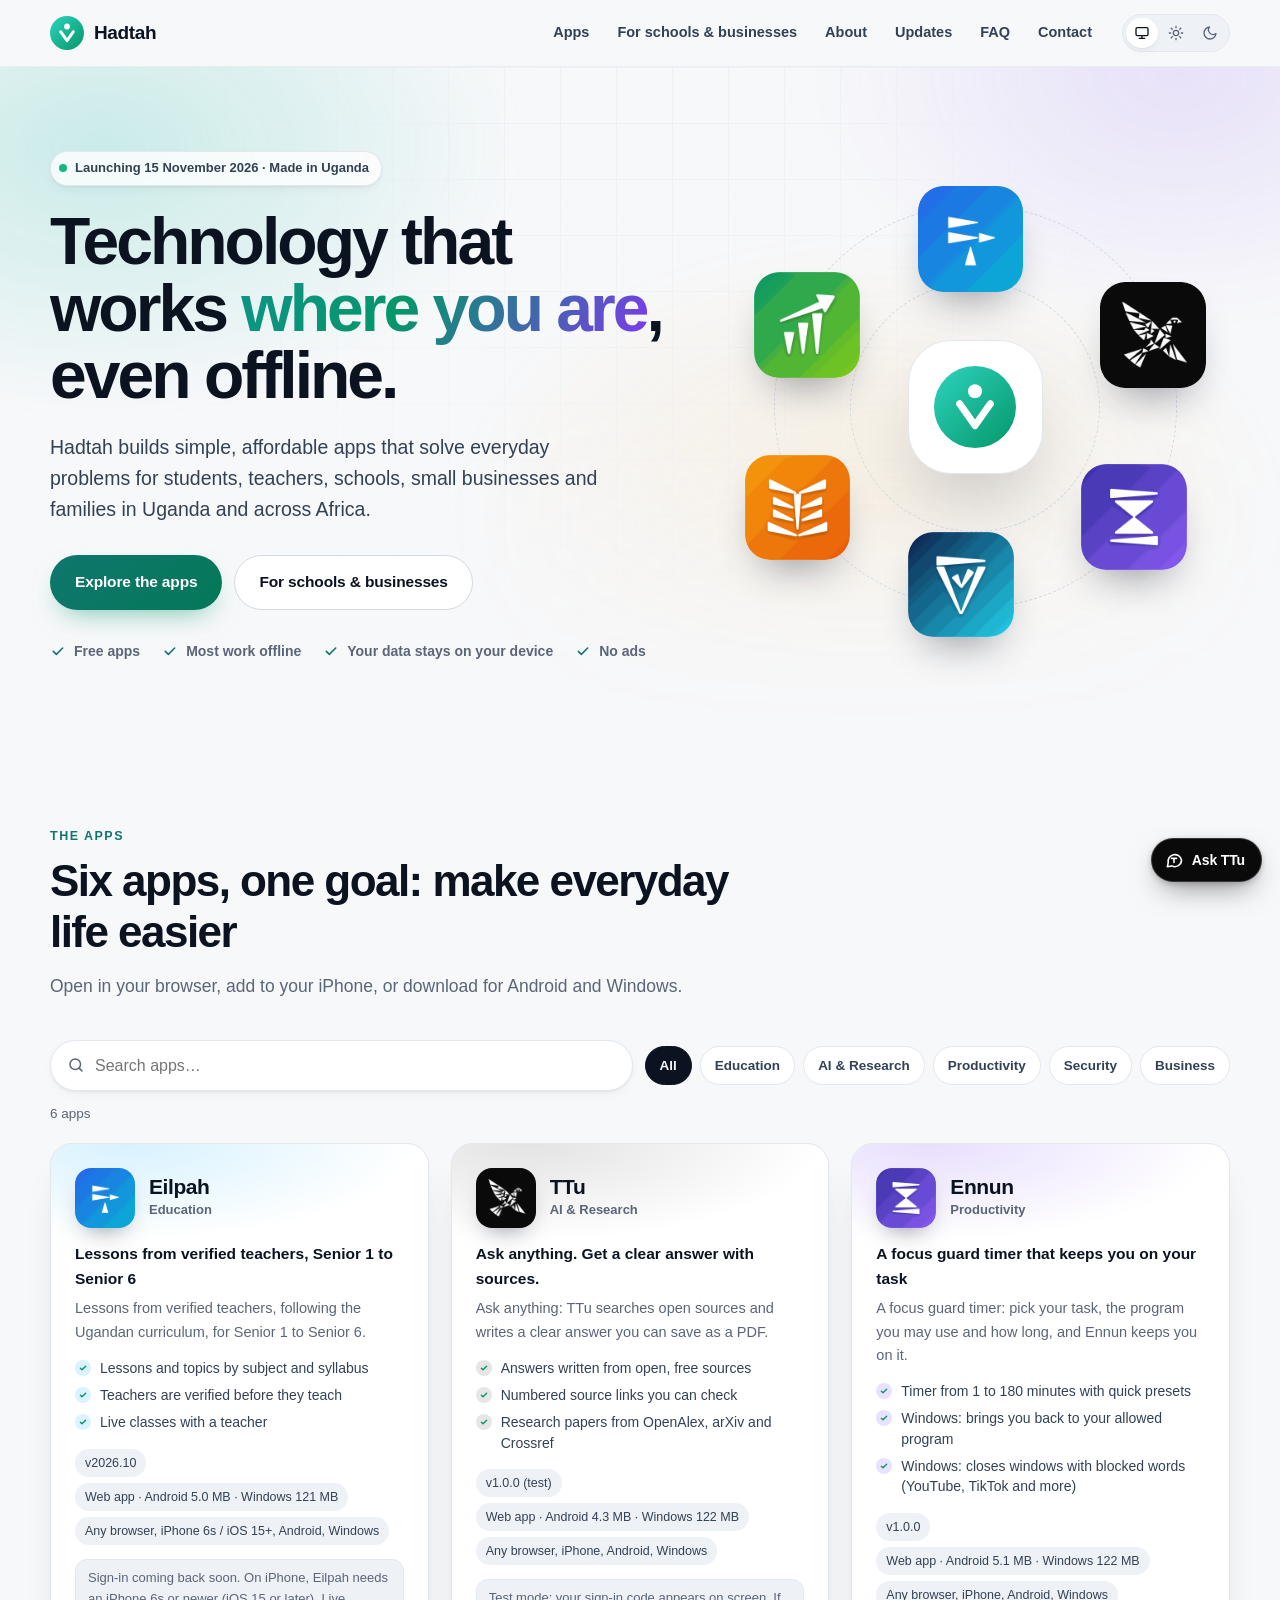
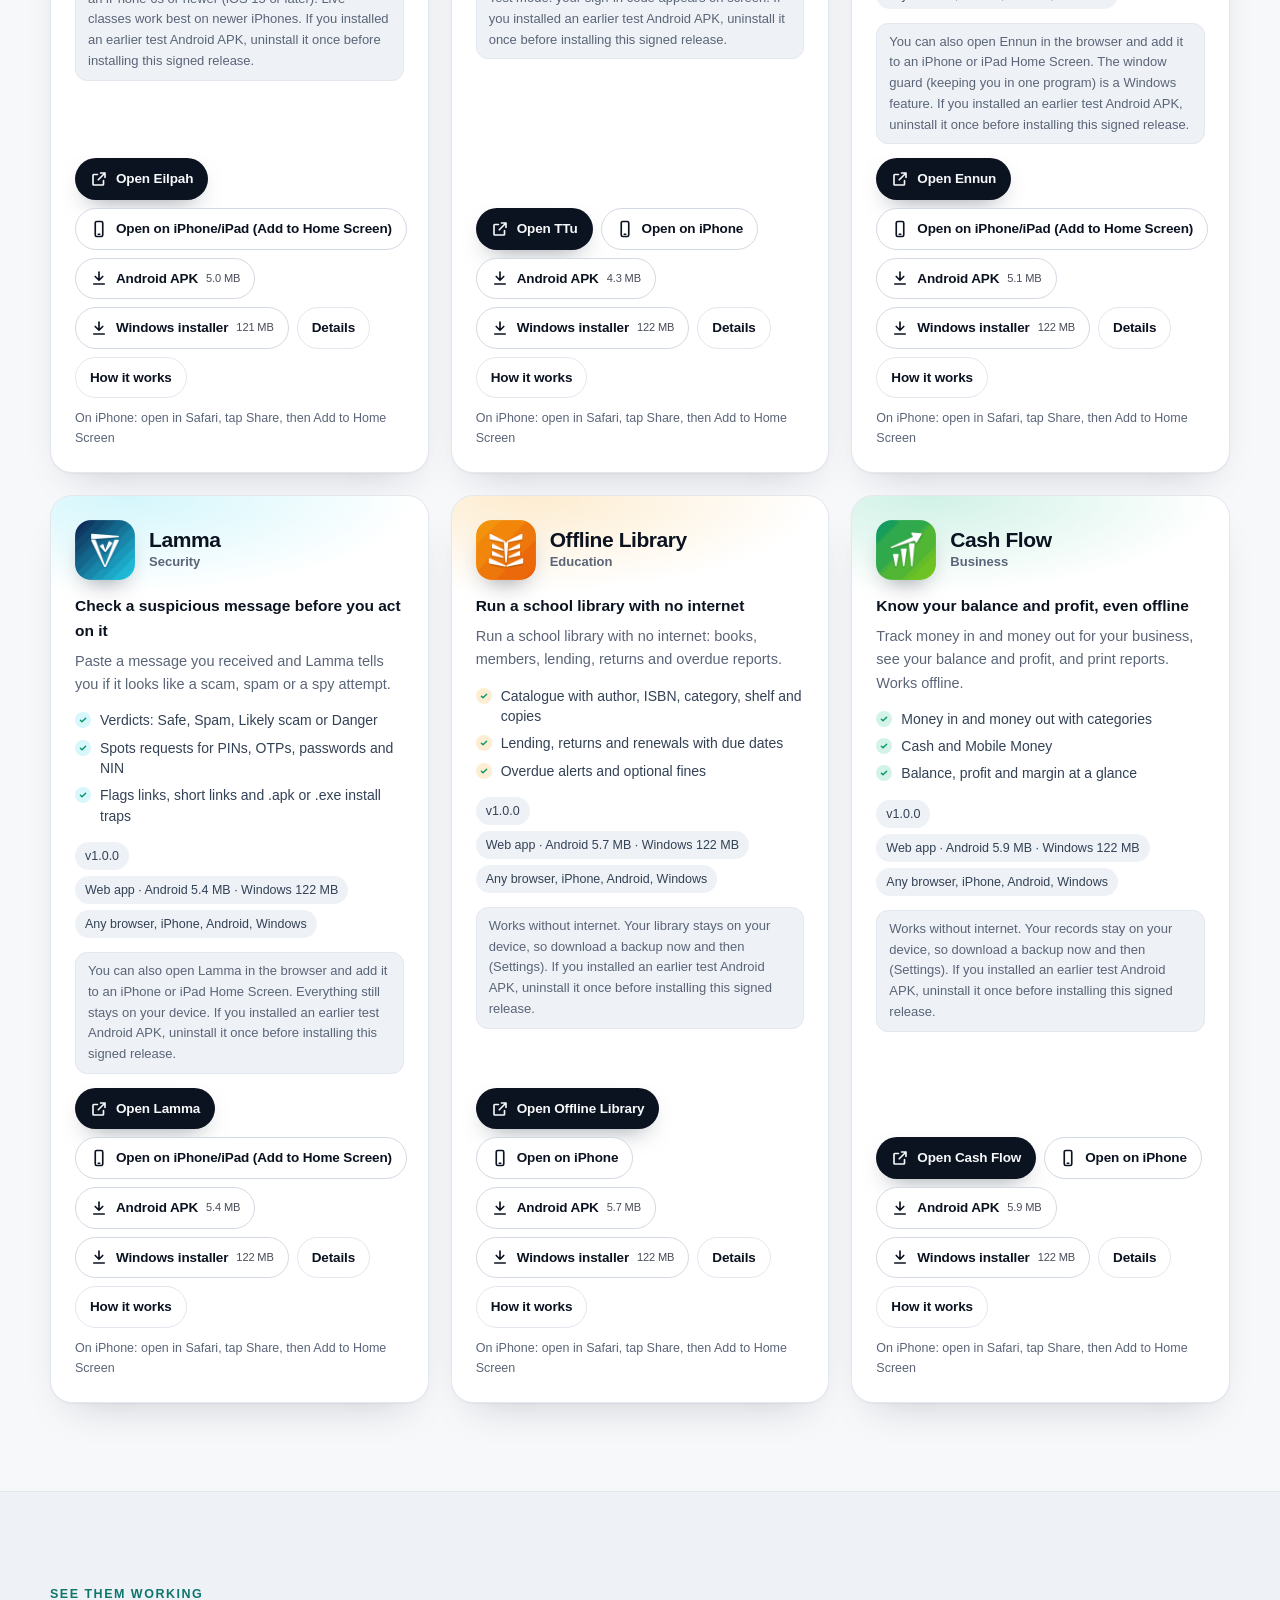
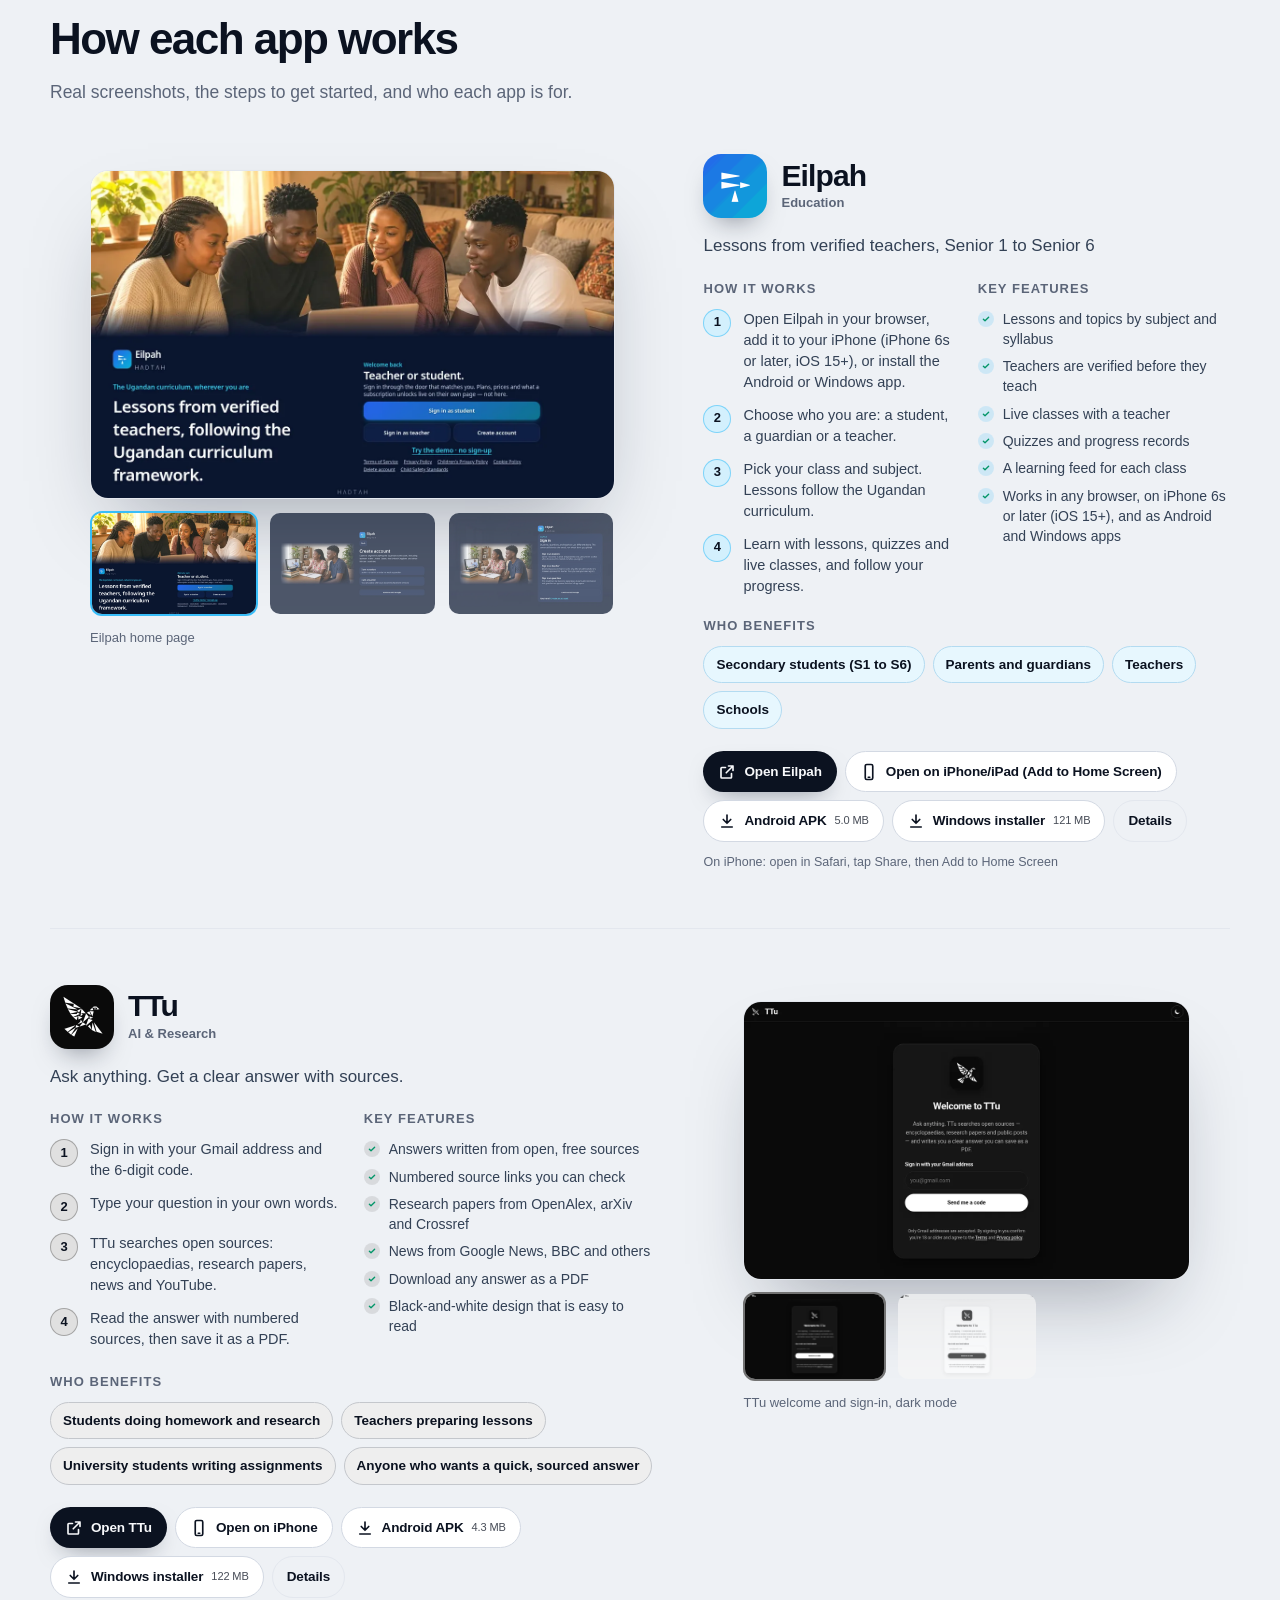
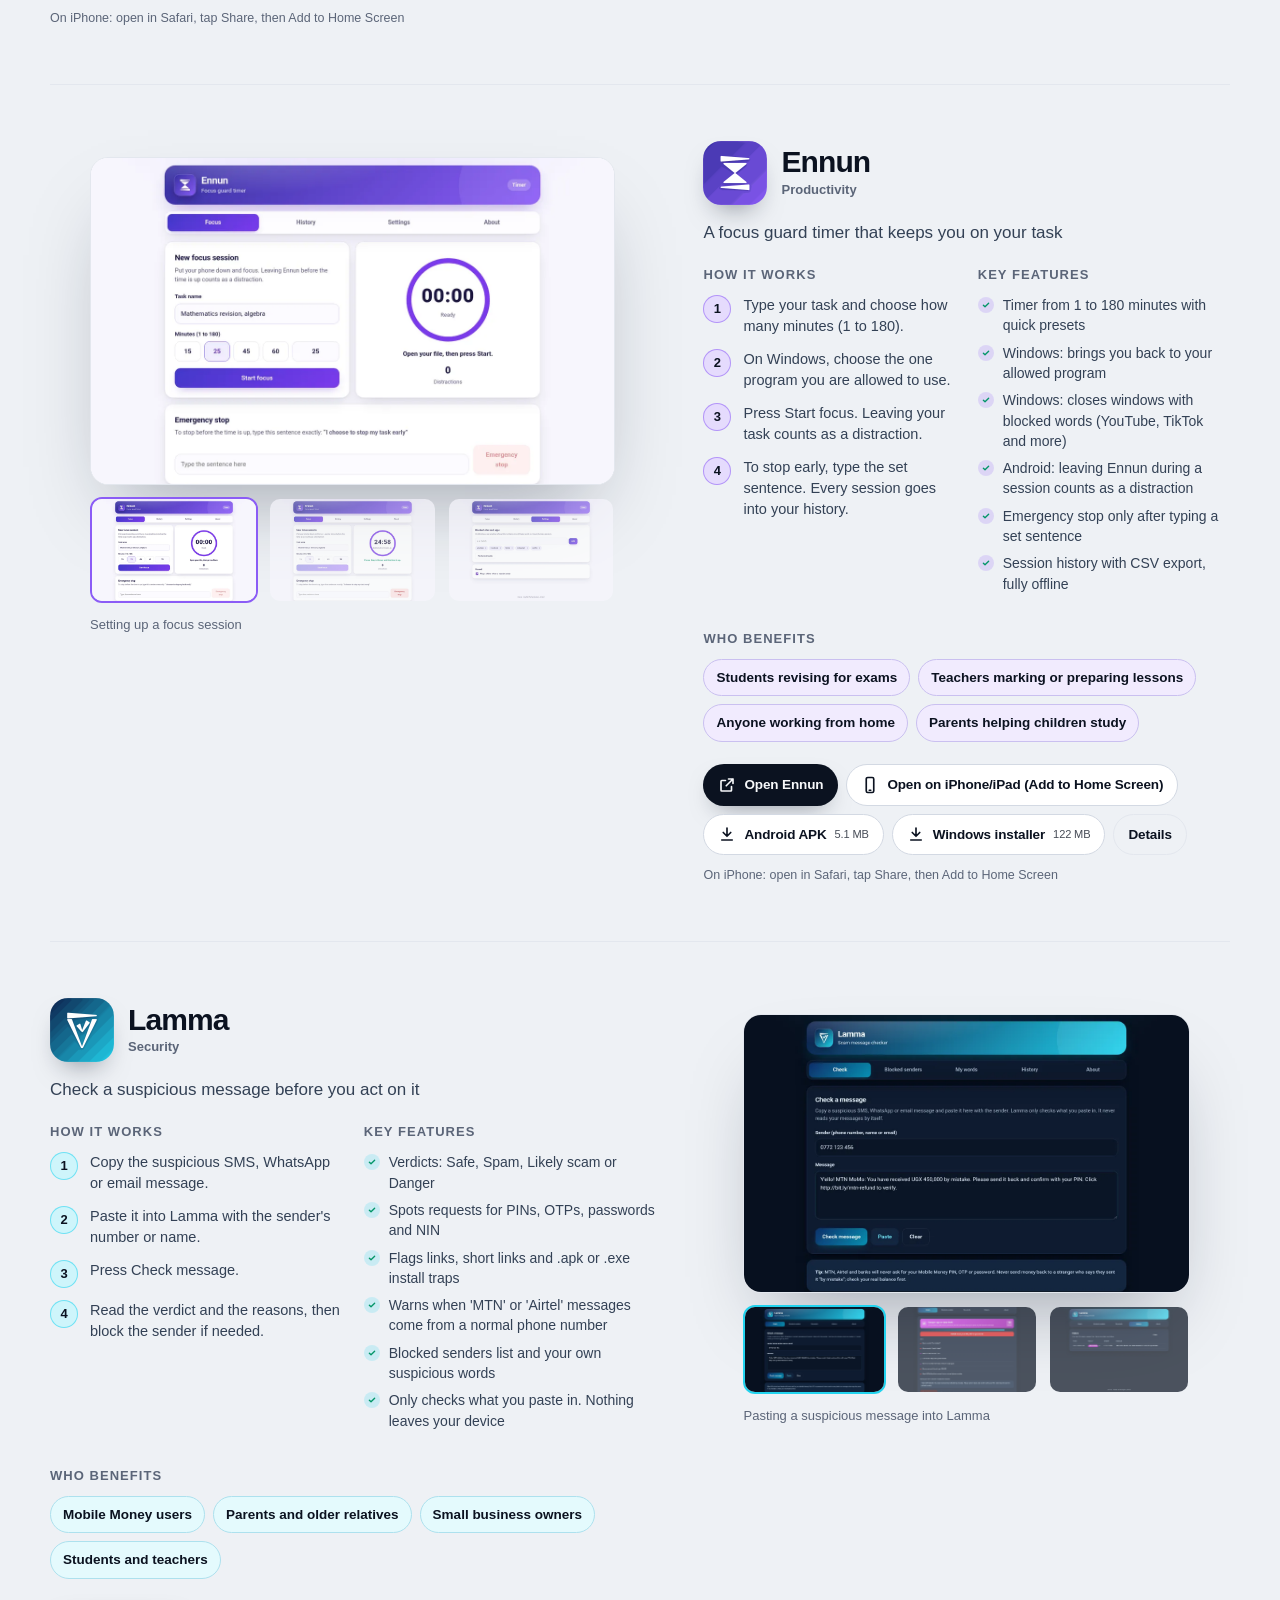
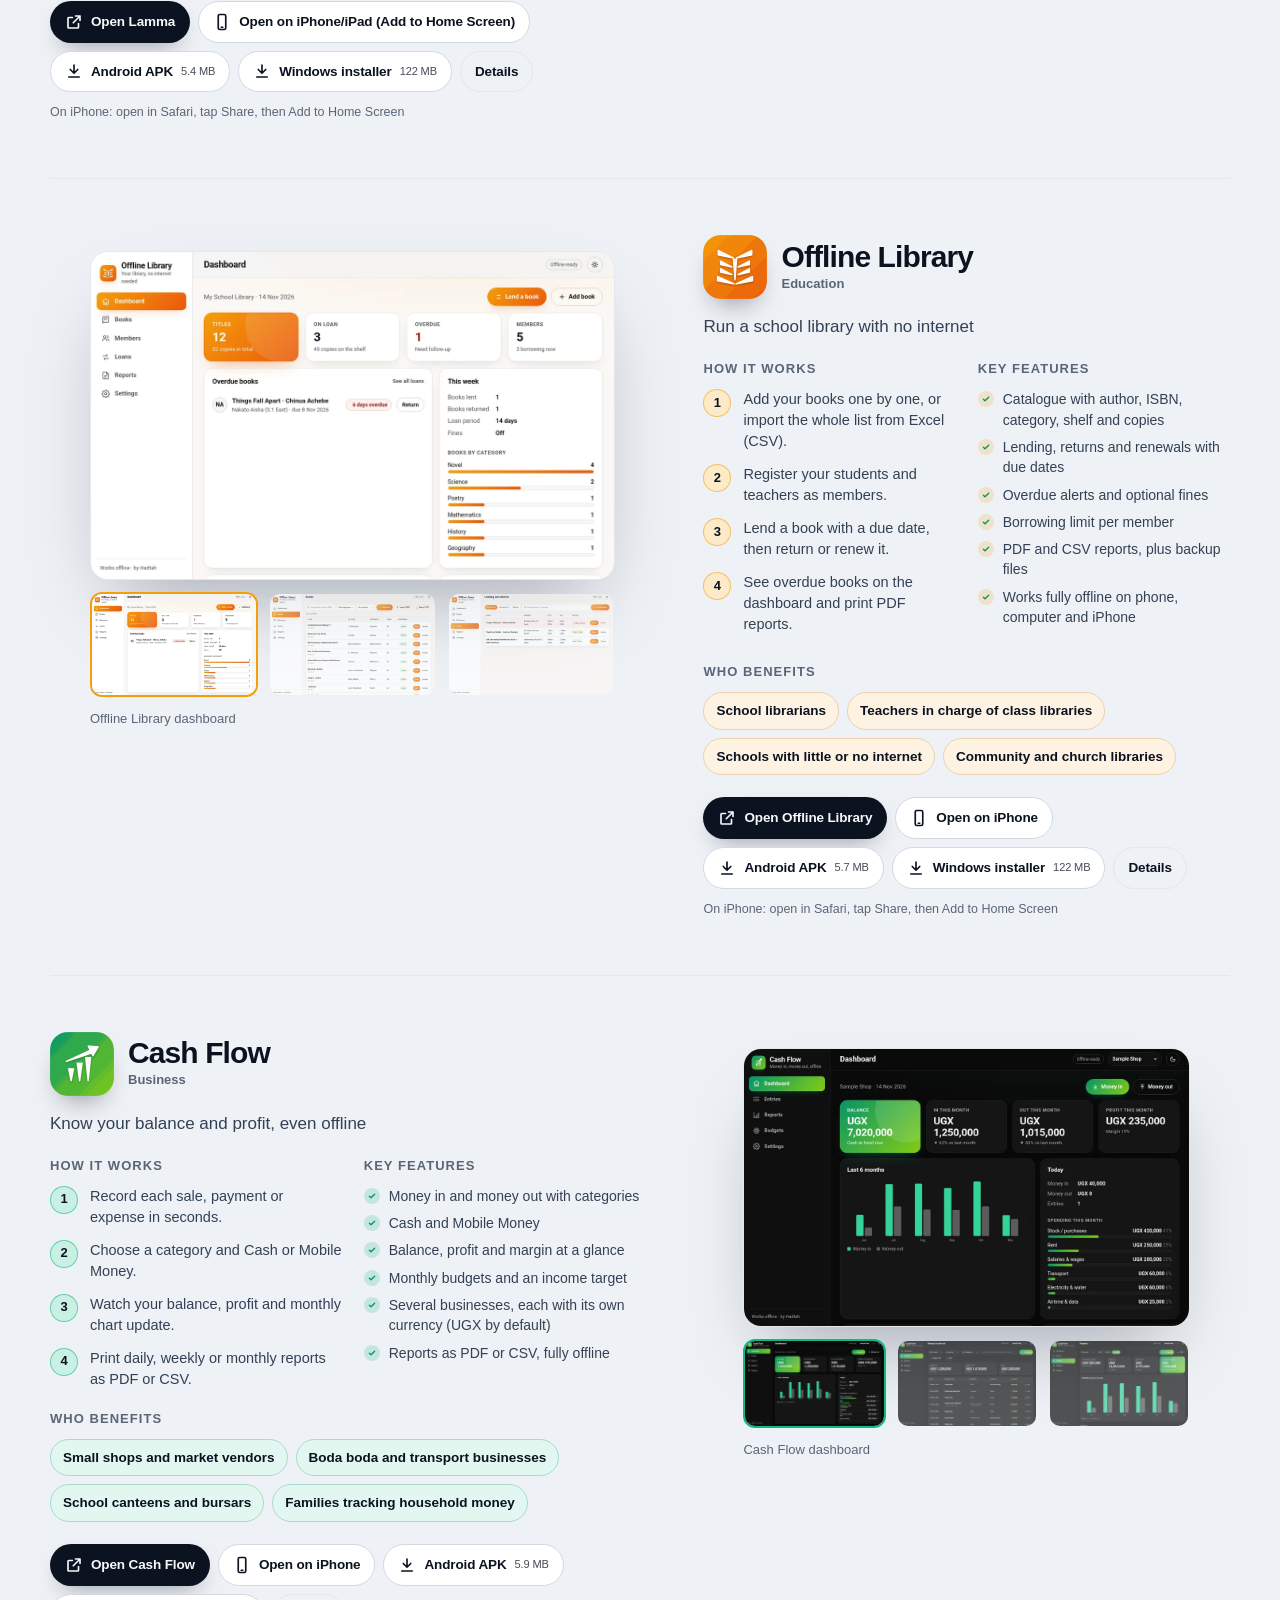
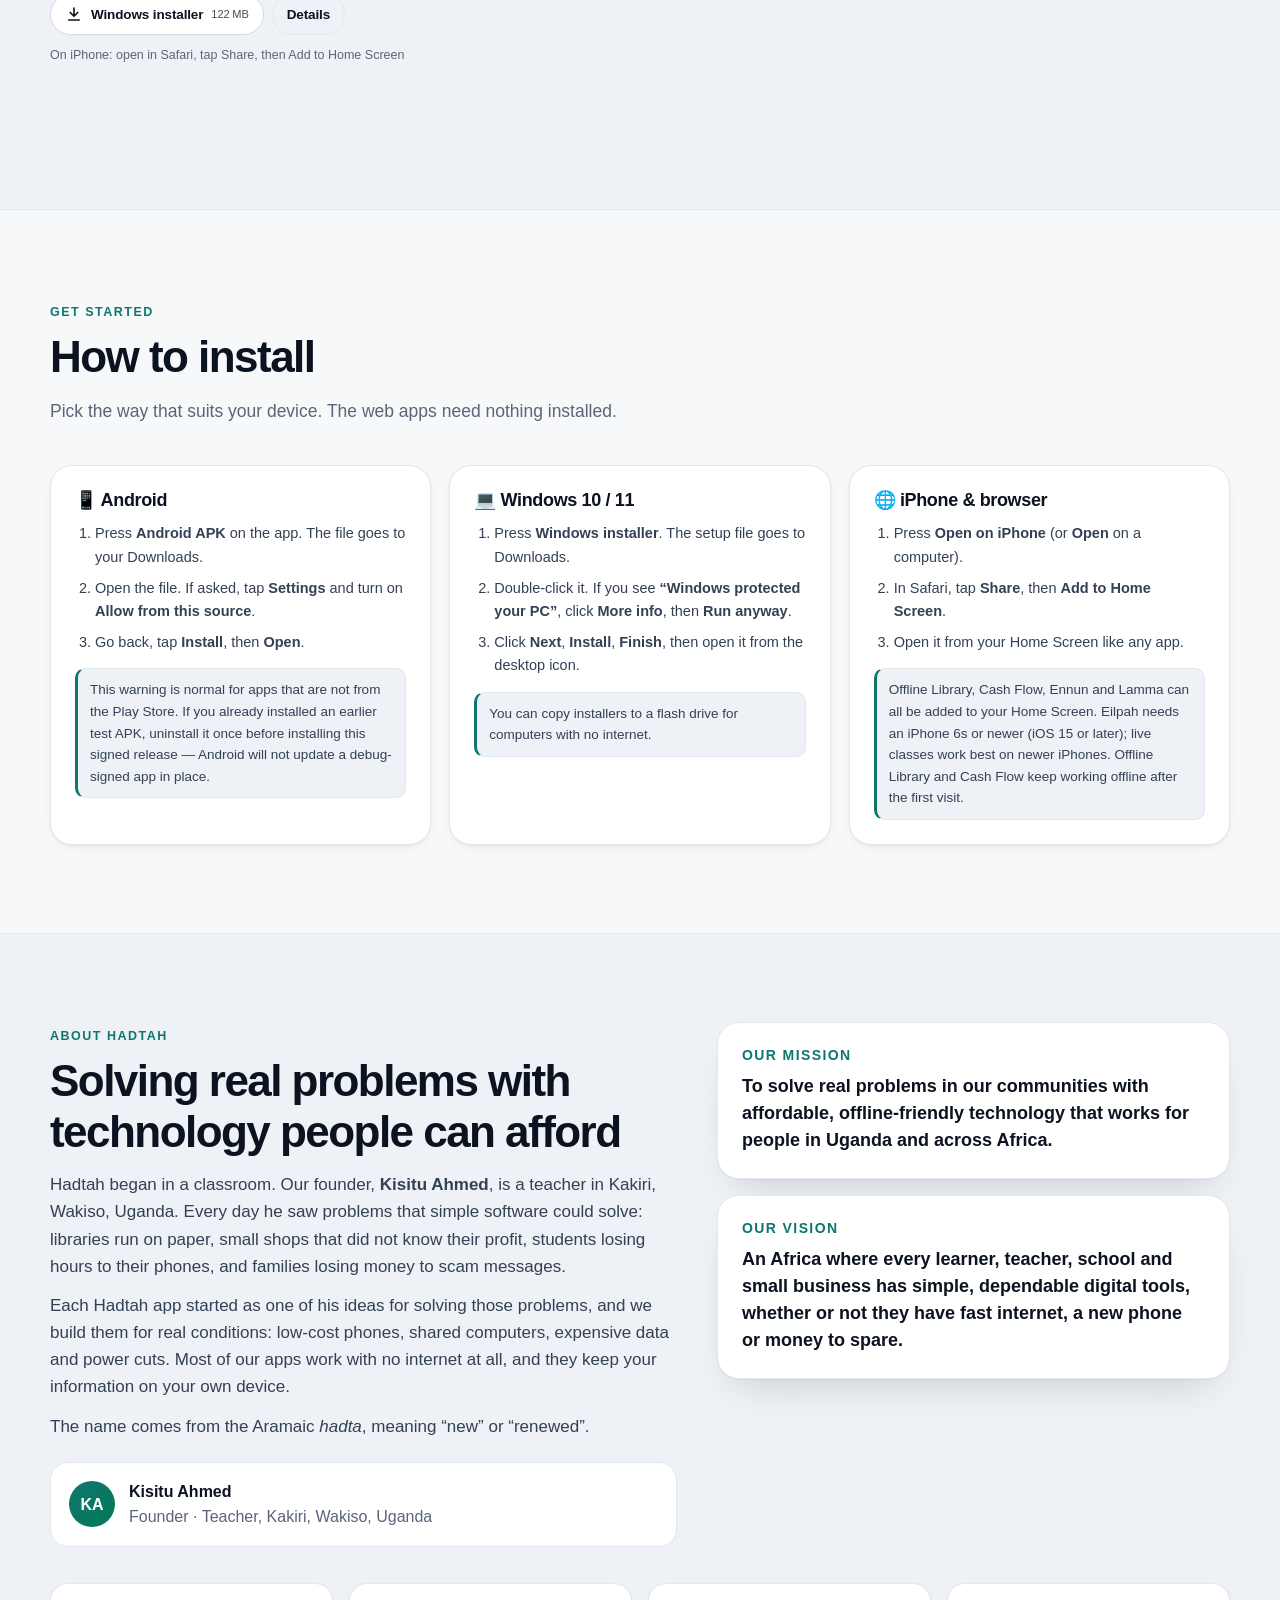
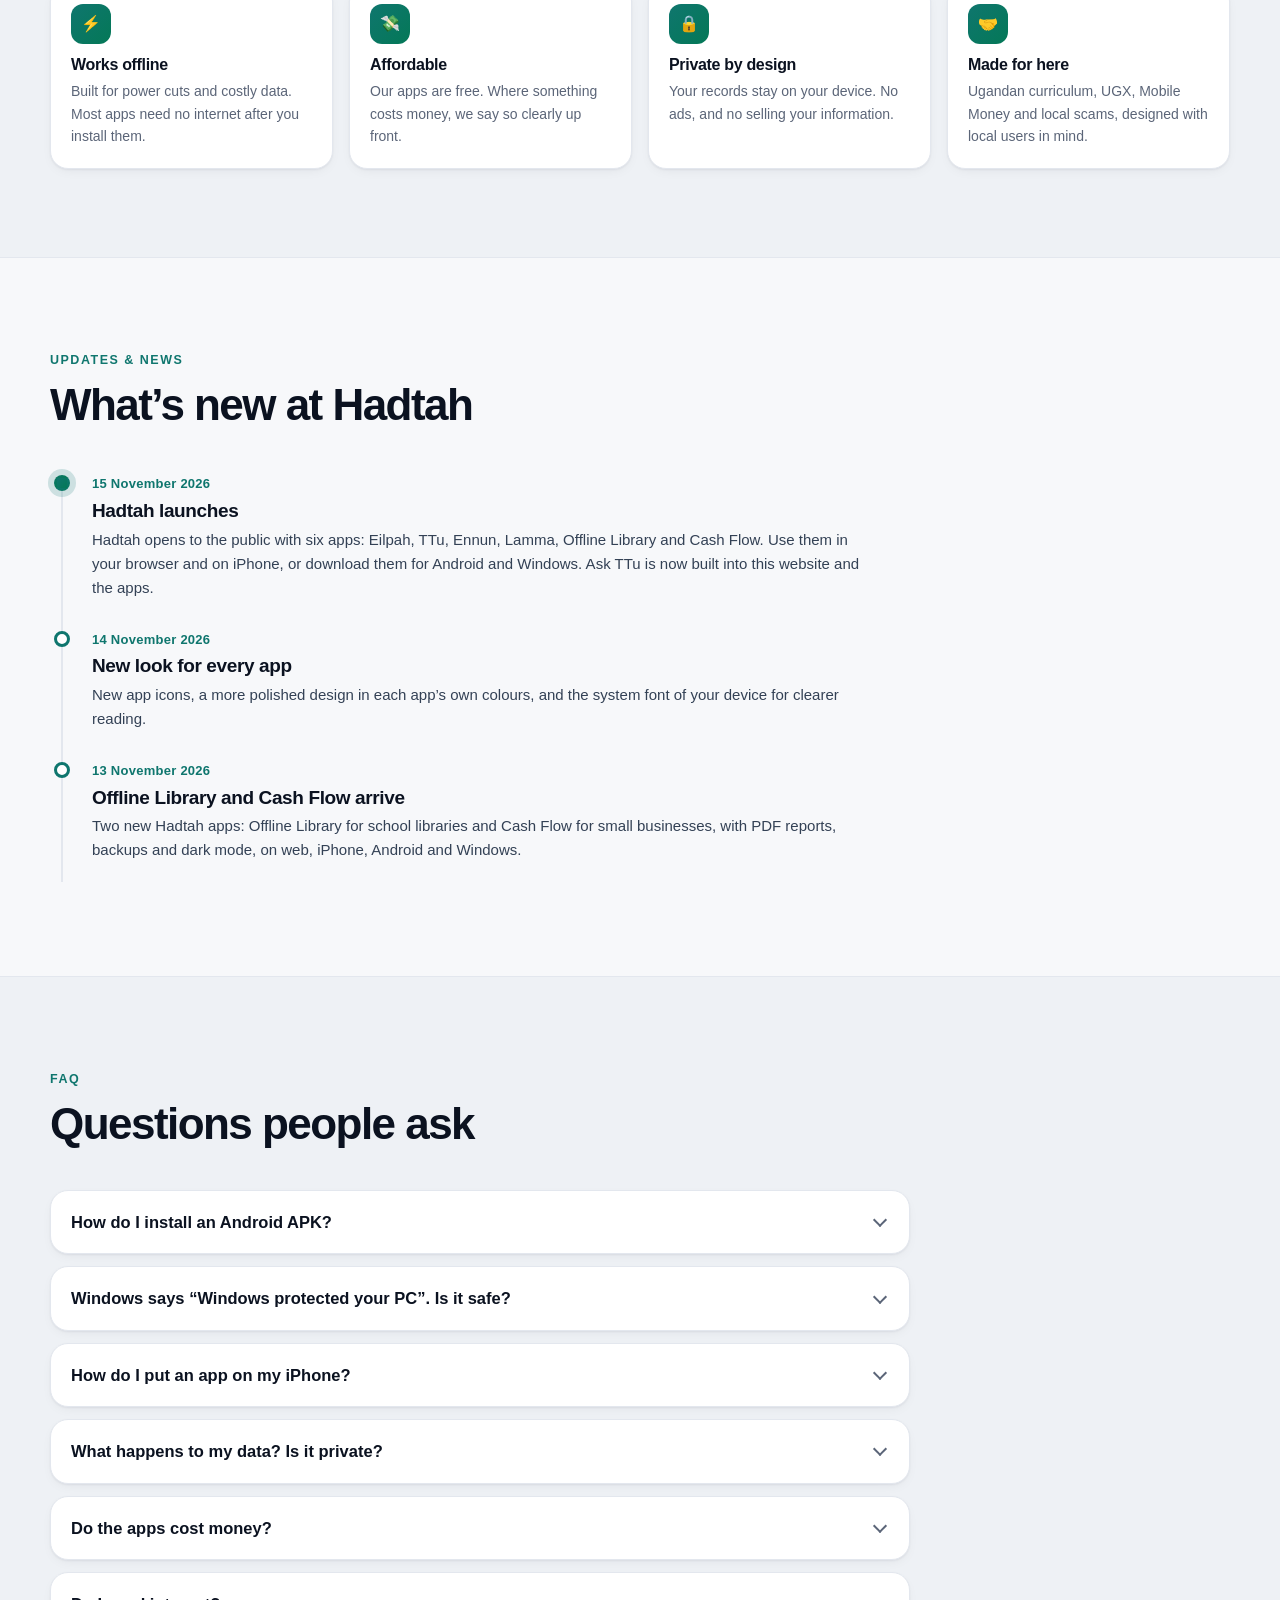
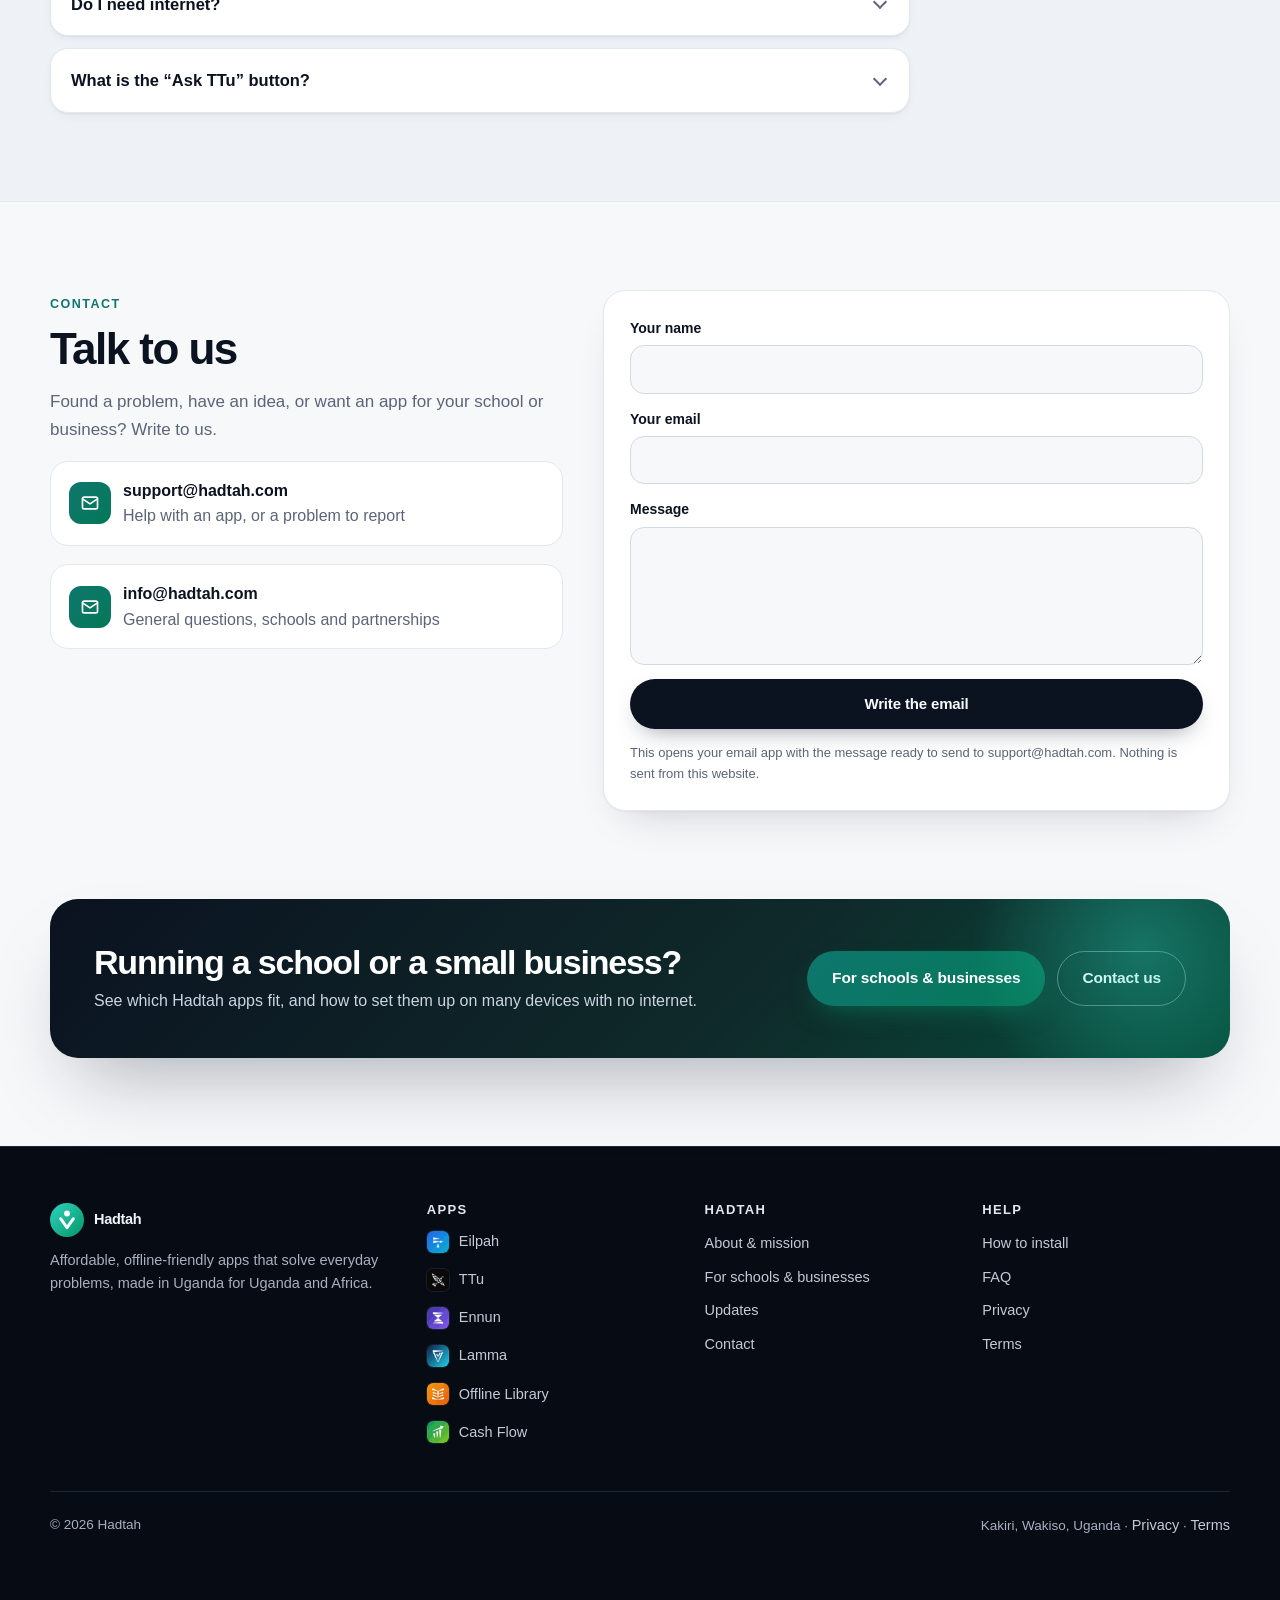
<file: index.html>
<!doctype html>
<html lang="en">
<head>
  <meta charset="utf-8">
  <meta name="viewport" content="width=device-width, initial-scale=1, viewport-fit=cover">
  <title>Hadtah — Simple, dependable apps for Uganda and Africa</title>
  <meta name="description" content="Hadtah makes affordable, offline-friendly apps for students, teachers, schools, small businesses and families in Uganda and across Africa: Eilpah, TTu, Ennun, Lamma, Offline Library and Cash Flow.">
  <meta name="color-scheme" content="light dark">
  <meta name="theme-color" content="#f7f8fa" media="(prefers-color-scheme: light)">
  <meta name="theme-color" content="#070b14" media="(prefers-color-scheme: dark)">
  <meta property="og:title" content="Hadtah — Simple, dependable apps for Uganda and Africa">
  <meta property="og:description" content="Hadtah makes affordable, offline-friendly apps for students, teachers, schools, small businesses and families in Uganda and across Africa: Eilpah, TTu, Ennun, Lamma, Offline Library and Cash Flow.">
  <link rel="icon" href="favicon.svg" type="image/svg+xml">
  <link rel="stylesheet" href="styles.css">
  <script>
    (function () {
      var p = "system"; try { p = localStorage.getItem("hadtah-theme") || "system"; } catch (e) {}
      if (p !== "light" && p !== "dark") p = "system";
      var t = p === "system" ? (matchMedia("(prefers-color-scheme: dark)").matches ? "dark" : "light") : p;
      var d = document.documentElement; d.dataset.theme = t; d.dataset.themePref = p; d.style.colorScheme = t;
    })();
  </script>
</head>
<body>
  <a class="skip" href="#main">Skip to content</a>
  <header class="topbar">
    <div class="wrap topbar-inner">
      <a class="brand" href="index.html#top" aria-label="Hadtah home"><img src="assets/hadtah-logo.svg" alt="" width="34" height="34">Hadtah</a>
      <nav class="nav" id="nav" aria-label="Main">
        <a href="index.html#apps">Apps</a>
        <a href="schools.html">For schools &amp; businesses</a>
        <a href="index.html#about">About</a>
        <a href="index.html#updates">Updates</a>
        <a href="index.html#faq">FAQ</a>
        <a href="index.html#contact">Contact</a>
      </nav>
      <button class="icon-btn menu-btn" id="menuBtn" type="button" aria-label="Menu" aria-controls="nav" aria-expanded="false"><svg viewBox="0 0 24 24" width="20" height="20" fill="none" stroke="currentColor" stroke-width="2" stroke-linecap="round"><path d="M4 7h16M4 12h16M4 17h16"/></svg></button>
      <div class="theme-seg" id="themeSeg" role="radiogroup" aria-label="Theme">
        <button type="button" role="radio" data-pref="system" aria-label="System theme" title="System"><svg viewBox="0 0 24 24" width="16" height="16" fill="none" stroke="currentColor" stroke-width="2" stroke-linecap="round" stroke-linejoin="round"><rect x="3" y="4" width="18" height="12" rx="2"/><path d="M8 20h8M12 16v4"/></svg></button>
        <button type="button" role="radio" data-pref="light" aria-label="Light theme" title="Light"><svg viewBox="0 0 24 24" width="16" height="16" fill="none" stroke="currentColor" stroke-width="2" stroke-linecap="round"><circle cx="12" cy="12" r="4"/><path d="M12 2v2M12 20v2M4.9 4.9l1.4 1.4M17.7 17.7l1.4 1.4M2 12h2M20 12h2M4.9 19.1l1.4-1.4M17.7 6.3l1.4-1.4"/></svg></button>
        <button type="button" role="radio" data-pref="dark" aria-label="Dark theme" title="Dark"><svg viewBox="0 0 24 24" width="16" height="16" fill="none" stroke="currentColor" stroke-width="2" stroke-linecap="round" stroke-linejoin="round"><path d="M21 12.8A9 9 0 1 1 11.2 3a7 7 0 0 0 9.8 9.8z"/></svg></button>
      </div>
    </div>
  </header>

  <main id="main">
    <section class="hero" id="top">
      <div class="wrap hero-inner">
        <div>
          <span class="eyebrow"><span class="pulse"></span>Launching 15 November 2026 · Made in Uganda</span>
          <h1>Technology that works <span class="grad">where you are</span>, even offline.</h1>
          <p class="lead">Hadtah builds simple, affordable apps that solve everyday problems for students, teachers, schools, small businesses and families in Uganda and across Africa.</p>
          <div class="hero-cta">
            <a class="btn btn-brand" href="#apps">Explore the apps</a>
            <a class="btn btn-outline" href="schools.html">For schools &amp; businesses</a>
          </div>
          <ul class="trust">
            <li><svg viewBox="0 0 24 24" width="16" height="16" fill="none" stroke="currentColor" stroke-width="2.4" stroke-linecap="round" stroke-linejoin="round"><path d="M5 12.5l4.5 4.5L19 7.5"/></svg>Free apps</li><li><svg viewBox="0 0 24 24" width="16" height="16" fill="none" stroke="currentColor" stroke-width="2.4" stroke-linecap="round" stroke-linejoin="round"><path d="M5 12.5l4.5 4.5L19 7.5"/></svg>Most work offline</li><li><svg viewBox="0 0 24 24" width="16" height="16" fill="none" stroke="currentColor" stroke-width="2.4" stroke-linecap="round" stroke-linejoin="round"><path d="M5 12.5l4.5 4.5L19 7.5"/></svg>Your data stays on your device</li><li><svg viewBox="0 0 24 24" width="16" height="16" fill="none" stroke="currentColor" stroke-width="2.4" stroke-linecap="round" stroke-linejoin="round"><path d="M5 12.5l4.5 4.5L19 7.5"/></svg>No ads</li>
          </ul>
        </div>
        <div class="hero-art" aria-hidden="true">
          <div class="orbit"></div><div class="orbit o2"></div>
          <div class="center"><img src="assets/hadtah-logo.svg" alt=""></div>
          <img class="float" src="assets/icons/eilpah.png" alt="">
          <img class="float" src="assets/icons/ttu.png" alt="">
          <img class="float" src="assets/icons/ennun.png" alt="">
          <img class="float" src="assets/icons/lamma.png" alt="">
          <img class="float" src="assets/icons/offline-library.png" alt="">
          <img class="float" src="assets/icons/cash-flow.png" alt="">
        </div>
      </div>
    </section>

    <section id="apps" class="section">
      <div class="wrap">
        <div class="section-head reveal">
          <span class="kicker">The apps</span>
          <h2>Six apps, one goal: make everyday life easier</h2>
          <p>Open in your browser, add to your iPhone, or download for Android and Windows.</p>
        </div>
        <div class="tools">
          <label class="search">
            <svg viewBox="0 0 24 24" width="18" height="18" fill="none" stroke="currentColor" stroke-width="2" stroke-linecap="round"><circle cx="11" cy="11" r="7"/><path d="M20 20l-3.5-3.5"/></svg>
            <span class="sr">Search apps</span>
            <input id="search" type="search" placeholder="Search apps…" autocomplete="off">
          </label>
          <div class="chips" id="chips" role="group" aria-label="Filter by category"></div>
        </div>
        <p class="result-count muted" id="resultCount" aria-live="polite"></p>
        <div class="grid" id="grid"></div>
        <p class="empty" id="empty" hidden>No apps match your search. Try another word or pick “All”.</p>
      </div>
    </section>

    <section id="showcase" class="section alt">
      <div class="wrap">
        <div class="section-head reveal">
          <span class="kicker">See them working</span>
          <h2>How each app works</h2>
          <p>Real screenshots, the steps to get started, and who each app is for.</p>
        </div>
        <div id="showcases"></div>
      </div>
    </section>

    <section id="install" class="section">
      <div class="wrap">
        <div class="section-head reveal">
          <span class="kicker">Get started</span>
          <h2>How to install</h2>
          <p>Pick the way that suits your device. The web apps need nothing installed.</p>
        </div>
        <div class="install-grid">
          <div class="install-card reveal"><h3>📱 Android</h3><ol>
            <li>Press <b>Android APK</b> on the app. The file goes to your Downloads.</li>
            <li>Open the file. If asked, tap <b>Settings</b> and turn on <b>Allow from this source</b>.</li>
            <li>Go back, tap <b>Install</b>, then <b>Open</b>.</li></ol>
            <div class="callout">This warning is normal for apps that are not from the Play Store. If you already installed an earlier test APK, uninstall it once before installing this signed release — Android will not update a debug-signed app in place.</div></div>
          <div class="install-card reveal"><h3>💻 Windows 10 / 11</h3><ol>
            <li>Press <b>Windows installer</b>. The setup file goes to Downloads.</li>
            <li>Double-click it. If you see <b>“Windows protected your PC”</b>, click <b>More info</b>, then <b>Run anyway</b>.</li>
            <li>Click <b>Next</b>, <b>Install</b>, <b>Finish</b>, then open it from the desktop icon.</li></ol>
            <div class="callout">You can copy installers to a flash drive for computers with no internet.</div></div>
          <div class="install-card reveal"><h3>🌐 iPhone &amp; browser</h3><ol>
            <li>Press <b>Open on iPhone</b> (or <b>Open</b> on a computer).</li>
            <li>In Safari, tap <b>Share</b>, then <b>Add to Home Screen</b>.</li>
            <li>Open it from your Home Screen like any app.</li></ol>
            <div class="callout">Offline Library, Cash Flow, Ennun and Lamma can all be added to your Home Screen. Eilpah needs an iPhone 6s or newer (iOS 15 or later); live classes work best on newer iPhones. Offline Library and Cash Flow keep working offline after the first visit.</div></div>
        </div>
      </div>
    </section>

    <section id="about" class="section alt">
      <div class="wrap">
        <div class="about-grid">
          <div class="reveal">
            <span class="kicker">About Hadtah</span>
            <h2>Solving real problems with technology people can afford</h2>
            <p>Hadtah began in a classroom. Our founder, <b>Kisitu Ahmed</b>, is a teacher in Kakiri, Wakiso, Uganda. Every day he saw problems that simple software could solve: libraries run on paper, small shops that did not know their profit, students losing hours to their phones, and families losing money to scam messages.</p>
            <p>Each Hadtah app started as one of his ideas for solving those problems, and we build them for real conditions: low-cost phones, shared computers, expensive data and power cuts. Most of our apps work with no internet at all, and they keep your information on your own device.</p>
            <p>The name comes from the Aramaic <i>hadta</i>, meaning “new” or “renewed”.</p>
            <div class="founder"><div class="av">KA</div><div><b>Kisitu Ahmed</b><span class="muted">Founder · Teacher, Kakiri, Wakiso, Uganda</span></div></div>
          </div>
          <div class="mv reveal">
            <div class="mv-card"><h3>Our mission</h3><p>To solve real problems in our communities with affordable, offline-friendly technology that works for people in Uganda and across Africa.</p></div>
            <div class="mv-card"><h3>Our vision</h3><p>An Africa where every learner, teacher, school and small business has simple, dependable digital tools, whether or not they have fast internet, a new phone or money to spare.</p></div>
          </div>
        </div>
        <div class="values">
          <div class="value reveal"><div class="vi">⚡</div><h4>Works offline</h4><p>Built for power cuts and costly data. Most apps need no internet after you install them.</p></div>
          <div class="value reveal"><div class="vi">💸</div><h4>Affordable</h4><p>Our apps are free. Where something costs money, we say so clearly up front.</p></div>
          <div class="value reveal"><div class="vi">🔒</div><h4>Private by design</h4><p>Your records stay on your device. No ads, and no selling your information.</p></div>
          <div class="value reveal"><div class="vi">🤝</div><h4>Made for here</h4><p>Ugandan curriculum, UGX, Mobile Money and local scams, designed with local users in mind.</p></div>
        </div>
      </div>
    </section>

    <section id="updates" class="section">
      <div class="wrap">
        <div class="section-head reveal">
          <span class="kicker">Updates &amp; news</span>
          <h2>What’s new at Hadtah</h2>
        </div>
        <ol class="timeline">
          <li class="big reveal"><time datetime="2026-11-15">15 November 2026</time><h3>Hadtah launches</h3><p>Hadtah opens to the public with six apps: Eilpah, TTu, Ennun, Lamma, Offline Library and Cash Flow. Use them in your browser and on iPhone, or download them for Android and Windows. Ask TTu is now built into this website and the apps.</p></li>
          <li class="reveal"><time datetime="2026-11-14">14 November 2026</time><h3>New look for every app</h3><p>New app icons, a more polished design in each app’s own colours, and the system font of your device for clearer reading.</p></li>
          <li class="reveal"><time datetime="2026-11-13">13 November 2026</time><h3>Offline Library and Cash Flow arrive</h3><p>Two new Hadtah apps: Offline Library for school libraries and Cash Flow for small businesses, with PDF reports, backups and dark mode, on web, iPhone, Android and Windows.</p></li>
        </ol>
      </div>
    </section>

    <section id="faq" class="section alt">
      <div class="wrap">
        <div class="section-head reveal">
          <span class="kicker">FAQ</span>
          <h2>Questions people ask</h2>
        </div>
        <div class="faq">
          <details class="reveal"><summary>How do I install an Android APK?</summary><div class="ans"><ol>
            <li>Press <b>Android APK</b> under the app. The file is saved to your Downloads.</li>
            <li>Open the file from your notifications or the Files app.</li>
            <li>If your phone says installs from this source are blocked, tap <b>Settings</b>, turn on <b>Allow from this source</b>, and go back.</li>
            <li>Tap <b>Install</b>, then <b>Open</b>.</li></ol>
            <p style="margin-top:10px">This is normal for apps that do not come from the Play Store. Only install APKs downloaded from this website.</p></div></details>
          <details class="reveal"><summary>Windows says “Windows protected your PC”. Is it safe?</summary><div class="ans"><p>Yes. This SmartScreen message appears for new apps that do not yet have a paid code-signing certificate. Click <b>More info</b>, then <b>Run anyway</b>, and continue the installer. Download installers only from this website.</p></div></details>
          <details class="reveal"><summary>How do I put an app on my iPhone?</summary><div class="ans"><ol>
            <li>Press <b>Open on iPhone</b>. It opens the app in Safari.</li>
            <li>Tap the <b>Share</b> button (the square with an arrow).</li>
            <li>Scroll down and tap <b>Add to Home Screen</b>, then <b>Add</b>.</li></ol>
            <p style="margin-top:10px">The app now has its own icon on your Home Screen. Ennun and Lamma also have a website you can add this way. Eilpah needs an iPhone 6s or newer (iOS 15 or later); live classes work best on newer iPhones.</p></div></details>
          <details class="reveal"><summary>What happens to my data? Is it private?</summary><div class="ans"><p>Ennun, Lamma, Offline Library and Cash Flow save everything on your own phone or computer. Nothing is sent to us. Use the backup option in the app to keep a copy. TTu and Eilpah are online services: they keep your account and what you need to use them, and nothing is sold or shared for advertising. See our <a href="privacy.html">Privacy page</a>.</p></div></details>
          <details class="reveal"><summary>Do the apps cost money?</summary><div class="ans"><p>Eilpah, Ennun, Lamma, Offline Library and Cash Flow are free. TTu is free for 20 questions a day and 20 PDF downloads; after that there is an optional weekly plan, shown clearly in TTu before you pay. <b>Free during launch until 15 Dec 2026:</b> all Hadtah apps, including TTu and Eilpah, need no payment or subscription until then.</p></div></details>
          <details class="reveal"><summary>Do I need internet?</summary><div class="ans"><p>Not for Ennun, Lamma, Offline Library or Cash Flow once they are installed or opened once. TTu and Eilpah need internet. The <b>Ask TTu</b> button in each app needs internet and shows “Needs internet” when you are offline.</p></div></details>
          <details class="reveal"><summary>What is the “Ask TTu” button?</summary><div class="ans"><p>It opens TTu, our question-and-answer app, in a panel without leaving the page. If sign-in does not work inside the panel on your browser, use <b>Open in new tab</b>.</p></div></details>
        </div>
      </div>
    </section>

    <section id="contact" class="section">
      <div class="wrap">
        <div class="contact">
          <div class="reveal">
            <span class="kicker">Contact</span>
            <h2>Talk to us</h2>
            <p class="muted" style="font-size:17px">Found a problem, have an idea, or want an app for your school or business? Write to us.</p>
            <a class="mail-card" href="mailto:support@hadtah.com"><span class="vi"><svg viewBox="0 0 24 24" width="20" height="20" fill="none" stroke="currentColor" stroke-width="2" stroke-linecap="round" stroke-linejoin="round"><rect x="3" y="5" width="18" height="14" rx="2"/><path d="M3 7l9 6 9-6"/></svg></span><span><b id="contactEmail">support@hadtah.com</b><br><span class="muted">Help with an app, or a problem to report</span></span></a>
            <a class="mail-card" href="mailto:info@hadtah.com"><span class="vi"><svg viewBox="0 0 24 24" width="20" height="20" fill="none" stroke="currentColor" stroke-width="2" stroke-linecap="round" stroke-linejoin="round"><rect x="3" y="5" width="18" height="14" rx="2"/><path d="M3 7l9 6 9-6"/></svg></span><span><b>info@hadtah.com</b><br><span class="muted">General questions, schools and partnerships</span></span></a>
          </div>
          <form class="contact-form reveal" id="contactForm">
            <label>Your name<input name="name" required autocomplete="name"></label>
            <label>Your email<input name="email" type="email" required autocomplete="email"></label>
            <label>Message<textarea name="message" rows="5" required></textarea></label>
            <button class="btn btn-primary" type="submit">Write the email</button>
            <p class="note muted">This opens your email app with the message ready to send to support@hadtah.com. Nothing is sent from this website.</p>
          </form>
        </div>
      </div>
    </section>

    <section class="section" style="padding-top:0">
      <div class="wrap">
        <div class="band reveal">
          <div><h2>Running a school or a small business?</h2><p>See which Hadtah apps fit, and how to set them up on many devices with no internet.</p></div>
          <div class="hero-cta" style="margin:0"><a class="btn btn-brand" href="schools.html">For schools &amp; businesses</a><a class="btn btn-outline" href="#contact">Contact us</a></div>
        </div>
      </div>
    </section>
  </main>

  <footer class="footer">
    <div class="wrap">
      <div class="footer-grid">
        <div>
          <a class="brand" href="index.html#top"><img src="assets/hadtah-logo.svg" alt="" width="34" height="34">Hadtah</a>
          <p class="foot-about">Affordable, offline-friendly apps that solve everyday problems, made in Uganda for Uganda and Africa.</p>
        </div>
        <div><h4>Apps</h4><ul class="foot-apps">
          <li><a href="index.html#app-eilpah"><img src="assets/icons/eilpah.png" alt="" width="22" height="22" loading="lazy">Eilpah</a></li>
          <li><a href="index.html#app-ttu"><img src="assets/icons/ttu.png" alt="" width="22" height="22" loading="lazy">TTu</a></li>
          <li><a href="index.html#app-ennun"><img src="assets/icons/ennun.png" alt="" width="22" height="22" loading="lazy">Ennun</a></li>
          <li><a href="index.html#app-lamma"><img src="assets/icons/lamma.png" alt="" width="22" height="22" loading="lazy">Lamma</a></li>
          <li><a href="index.html#app-offline-library"><img src="assets/icons/offline-library.png" alt="" width="22" height="22" loading="lazy">Offline Library</a></li>
          <li><a href="index.html#app-cash-flow"><img src="assets/icons/cash-flow.png" alt="" width="22" height="22" loading="lazy">Cash Flow</a></li>
        </ul></div>
        <div><h4>Hadtah</h4><ul>
          <li><a href="index.html#about">About &amp; mission</a></li><li><a href="schools.html">For schools &amp; businesses</a></li><li><a href="index.html#updates">Updates</a></li><li><a href="index.html#contact">Contact</a></li></ul></div>
        <div><h4>Help</h4><ul>
          <li><a href="index.html#install">How to install</a></li><li><a href="index.html#faq">FAQ</a></li><li><a href="privacy.html">Privacy</a></li><li><a href="terms.html">Terms</a></li></ul></div>
      </div>
      <div class="legal"><span>© 2026 Hadtah</span><span>Kakiri, Wakiso, Uganda · <a href="privacy.html">Privacy</a> · <a href="terms.html">Terms</a></span></div>
    </div>
  </footer>

  <dialog id="details" aria-labelledby="dTitle"><div class="dialog-body" id="detailsBody"></div></dialog>
  <dialog id="lightbox" aria-label="Screenshot"><button type="button" class="icon-btn close" aria-label="Close" data-close><svg viewBox="0 0 24 24" width="18" height="18" fill="none" stroke="currentColor" stroke-width="2.2" stroke-linecap="round"><path d="M6 6l12 12M18 6L6 18"/></svg></button><img alt=""><p></p></dialog>
  <script src="apps.js"></script>
  <script src="app.js"></script>
  <script src="site.js"></script>
  <script src="ask-ttu.js"></script>
</body>
</html>
</file>
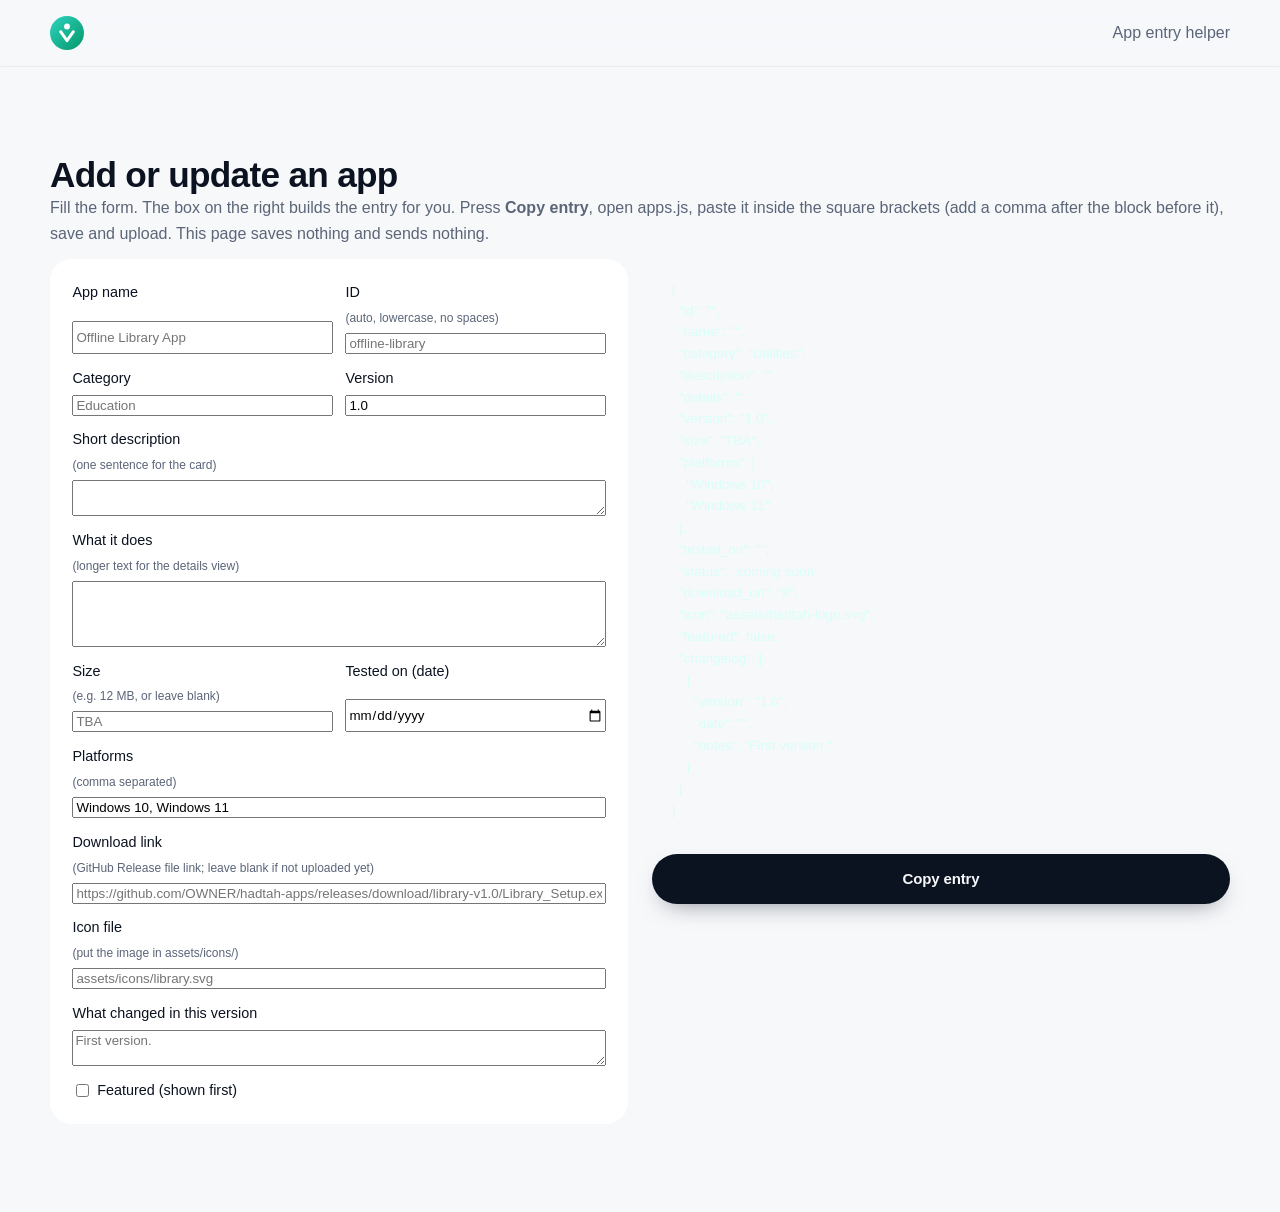
<file: admin.html>
<!doctype html>
<html lang="en">
<head>
  <meta charset="utf-8">
  <meta name="viewport" content="width=device-width, initial-scale=1">
  <meta name="robots" content="noindex">
  <title>Hadtah — App entry helper</title>
  <link rel="icon" href="favicon.svg" type="image/svg+xml">
  <link rel="stylesheet" href="styles.css">
  <script>(function(){var p="system";try{p=localStorage.getItem("hadtah-theme")||"system"}catch(e){}var t=(p==="light"||p==="dark")?p:(matchMedia("(prefers-color-scheme: dark)").matches?"dark":"light");document.documentElement.dataset.theme=t;document.documentElement.style.colorScheme=t})();</script>
  <style>
    .admin { display: grid; grid-template-columns: 1fr 1fr; gap: 1.5rem; align-items: start; }
    .admin form { display: grid; gap: .8rem; padding: 1.4rem; background: var(--card); border: 1px solid var(--border); border-radius: var(--radius); }
    .admin label { display: grid; gap: .3rem; font-weight: 500; font-size: .9rem; }
    .admin small { color: var(--muted); font-weight: 400; }
    .row { display: grid; grid-template-columns: 1fr 1fr; gap: .8rem; }
    .check { display: flex !important; align-items: center; gap: .5rem; }
    pre { margin: 0; padding: 1.2rem; background: var(--navy); color: #d7fff8; border-radius: var(--radius); overflow: auto; font-size: .85rem; white-space: pre-wrap; word-break: break-word; min-height: 200px; }
    .out { position: sticky; top: 84px; display: grid; gap: .8rem; }
    @media (max-width: 860px) { .admin { grid-template-columns: 1fr; } .out { position: static; } }
  </style>
</head>
<body>
  <header class="topbar"><div class="wrap topbar-inner">
    <a class="brand" href="index.html"><img src="assets/hadtah-logo.svg" alt="" width="32" height="32"><svg class="wordmark" viewBox="-1.5 -1.5 147 23" fill="none" stroke="currentColor" stroke-width="1.8" stroke-linecap="square" aria-label="HADTAH"><path d="M0 0V20M14 0V20M0 10H14"/><path d="M26 20L33 0L40 20"/><path d="M52 0H57A9 10 0 0 1 57 20H52Z"/><path d="M78 0H92M85 0V20"/><path d="M104 20L111 0L118 20"/><path d="M130 0V20M144 0V20M130 10H144"/></svg></a>
    <span class="muted" style="margin-left:auto">App entry helper</span>
  </div></header>
  <main class="section"><div class="wrap">
    <h1 style="font-size:clamp(1.6rem,3vw,2.2rem)">Add or update an app</h1>
    <p class="muted">Fill the form. The box on the right builds the entry for you. Press <b>Copy entry</b>, open <code>apps.js</code>, paste it inside the square brackets (add a comma after the block before it), save and upload. This page saves nothing and sends nothing.</p>
    <div class="admin">
      <form id="f">
        <div class="row">
          <label>App name<input name="name" required placeholder="Offline Library App"></label>
          <label>ID <small>(auto, lowercase, no spaces)</small><input name="id" placeholder="offline-library"></label>
        </div>
        <div class="row">
          <label>Category<input name="category" list="cats" placeholder="Education"></label>
          <label>Version<input name="version" value="1.0"></label>
        </div>
        <datalist id="cats"><option>Education</option><option>Business</option><option>Productivity</option><option>Security</option><option>Utilities</option></datalist>
        <label>Short description <small>(one sentence for the card)</small><textarea name="description" rows="2"></textarea></label>
        <label>What it does <small>(longer text for the details view)</small><textarea name="details" rows="4"></textarea></label>
        <div class="row">
          <label>Size <small>(e.g. 12 MB, or leave blank)</small><input name="size" placeholder="TBA"></label>
          <label>Tested on (date)<input name="tested_on" type="date"></label>
        </div>
        <label>Platforms <small>(comma separated)</small><input name="platforms" value="Windows 10, Windows 11"></label>
        <label>Download link <small>(GitHub Release file link; leave blank if not uploaded yet)</small><input name="download_url" type="url" placeholder="https://github.com/OWNER/hadtah-apps/releases/download/library-v1.0/Library_Setup.exe"></label>
        <label>Icon file <small>(put the image in assets/icons/)</small><input name="icon" placeholder="assets/icons/library.svg"></label>
        <label>What changed in this version<textarea name="notes" rows="2" placeholder="First version."></textarea></label>
        <label class="check"><input type="checkbox" name="featured"> Featured (shown first)</label>
      </form>
      <div class="out">
        <pre id="out"></pre>
        <button class="btn btn-primary" id="copy" type="button">Copy entry</button>
        <span class="muted" id="msg" aria-live="polite"></span>
      </div>
    </div>
  </div></main>
  <script>
    (function () {
      var f = document.getElementById("f"), out = document.getElementById("out");
      function slug(s) { return s.toLowerCase().trim().replace(/[^a-z0-9]+/g, "-").replace(/^-|-$/g, ""); }
      function build() {
        var v = function (n) { return f[n].value.trim(); };
        var url = v("download_url");
        var entry = {
          id: v("id") || slug(v("name")),
          name: v("name"),
          category: v("category") || "Utilities",
          description: v("description"),
          details: v("details"),
          version: v("version") || "1.0",
          size: v("size") || "TBA",
          platforms: v("platforms").split(",").map(function (p) { return p.trim(); }).filter(Boolean),
          tested_on: v("tested_on"),
          status: url ? "available" : "coming soon",
          download_url: url || "#",
          icon: v("icon") || "assets/hadtah-logo.svg",
          featured: f.featured.checked,
          changelog: [{ version: v("version") || "1.0", date: v("tested_on"), notes: v("notes") || "First version." }]
        };
        out.textContent = JSON.stringify(entry, null, 2);
      }
      f.addEventListener("input", build); build();
      document.getElementById("copy").addEventListener("click", function () {
        var m = document.getElementById("msg");
        navigator.clipboard.writeText(out.textContent).then(function () { m.textContent = "Copied. Now paste it into apps.js."; },
          function () { m.textContent = "Copy failed: select the text in the box and press Ctrl+C."; });
      });
    })();
  </script>
</body>
</html>
</file>
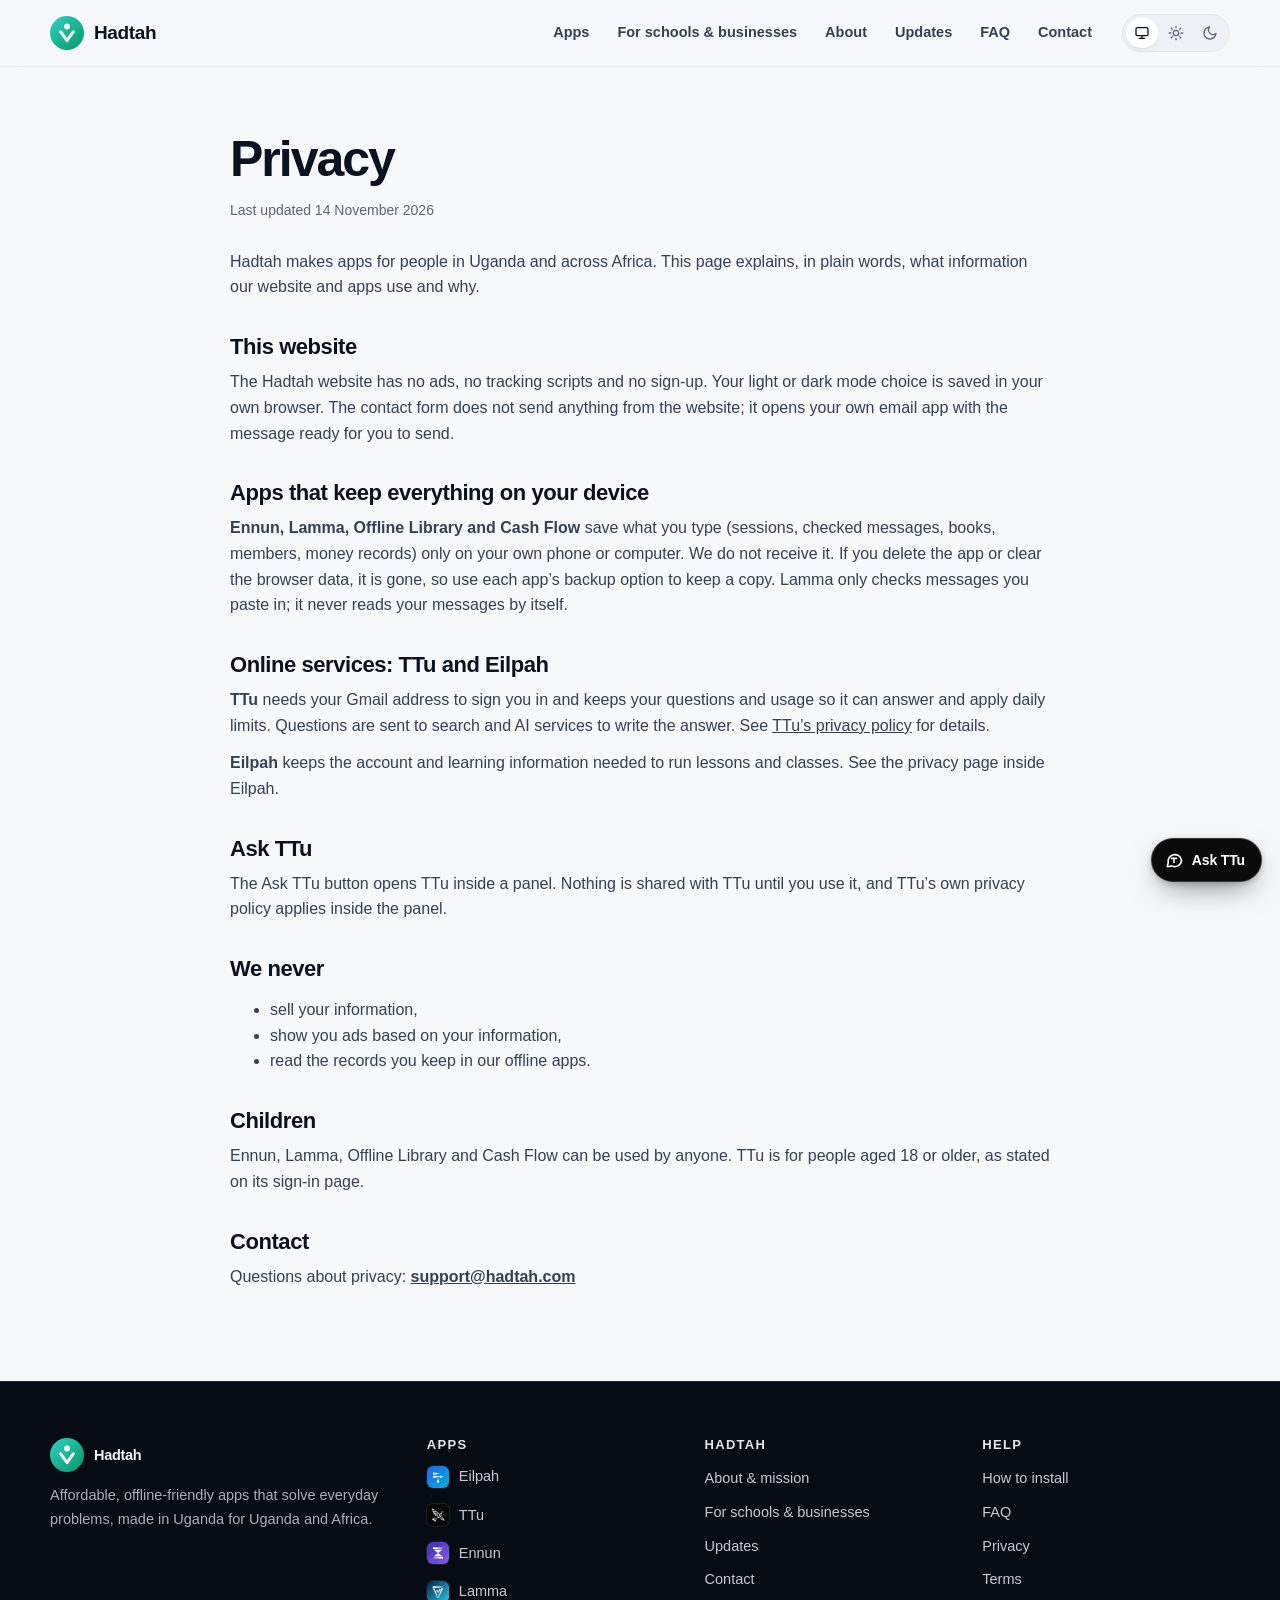
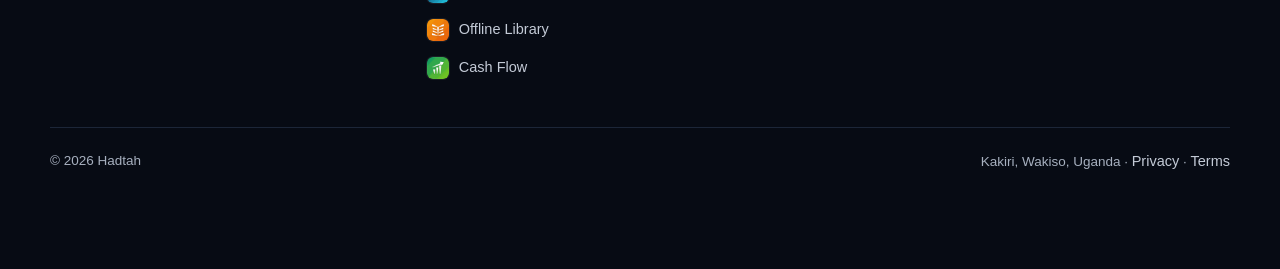
<file: privacy.html>
<!doctype html>
<html lang="en">
<head>
  <meta charset="utf-8">
  <meta name="viewport" content="width=device-width, initial-scale=1, viewport-fit=cover">
  <title>Privacy — Hadtah</title>
  <meta name="description" content="How Hadtah apps handle your information.">
  <meta name="color-scheme" content="light dark">
  <meta name="theme-color" content="#f7f8fa" media="(prefers-color-scheme: light)">
  <meta name="theme-color" content="#070b14" media="(prefers-color-scheme: dark)">
  <meta property="og:title" content="Privacy — Hadtah">
  <meta property="og:description" content="How Hadtah apps handle your information.">
  <link rel="icon" href="favicon.svg" type="image/svg+xml">
  <link rel="stylesheet" href="styles.css">
  <script>
    (function () {
      var p = "system"; try { p = localStorage.getItem("hadtah-theme") || "system"; } catch (e) {}
      if (p !== "light" && p !== "dark") p = "system";
      var t = p === "system" ? (matchMedia("(prefers-color-scheme: dark)").matches ? "dark" : "light") : p;
      var d = document.documentElement; d.dataset.theme = t; d.dataset.themePref = p; d.style.colorScheme = t;
    })();
  </script>
</head>
<body>
  <a class="skip" href="#main">Skip to content</a>
  <header class="topbar">
    <div class="wrap topbar-inner">
      <a class="brand" href="index.html#top" aria-label="Hadtah home"><img src="assets/hadtah-logo.svg" alt="" width="34" height="34">Hadtah</a>
      <nav class="nav" id="nav" aria-label="Main">
        <a href="index.html#apps">Apps</a>
        <a href="schools.html">For schools &amp; businesses</a>
        <a href="index.html#about">About</a>
        <a href="index.html#updates">Updates</a>
        <a href="index.html#faq">FAQ</a>
        <a href="index.html#contact">Contact</a>
      </nav>
      <button class="icon-btn menu-btn" id="menuBtn" type="button" aria-label="Menu" aria-controls="nav" aria-expanded="false"><svg viewBox="0 0 24 24" width="20" height="20" fill="none" stroke="currentColor" stroke-width="2" stroke-linecap="round"><path d="M4 7h16M4 12h16M4 17h16"/></svg></button>
      <div class="theme-seg" id="themeSeg" role="radiogroup" aria-label="Theme">
        <button type="button" role="radio" data-pref="system" aria-label="System theme" title="System"><svg viewBox="0 0 24 24" width="16" height="16" fill="none" stroke="currentColor" stroke-width="2" stroke-linecap="round" stroke-linejoin="round"><rect x="3" y="4" width="18" height="12" rx="2"/><path d="M8 20h8M12 16v4"/></svg></button>
        <button type="button" role="radio" data-pref="light" aria-label="Light theme" title="Light"><svg viewBox="0 0 24 24" width="16" height="16" fill="none" stroke="currentColor" stroke-width="2" stroke-linecap="round"><circle cx="12" cy="12" r="4"/><path d="M12 2v2M12 20v2M4.9 4.9l1.4 1.4M17.7 17.7l1.4 1.4M2 12h2M20 12h2M4.9 19.1l1.4-1.4M17.7 6.3l1.4-1.4"/></svg></button>
        <button type="button" role="radio" data-pref="dark" aria-label="Dark theme" title="Dark"><svg viewBox="0 0 24 24" width="16" height="16" fill="none" stroke="currentColor" stroke-width="2" stroke-linecap="round" stroke-linejoin="round"><path d="M21 12.8A9 9 0 1 1 11.2 3a7 7 0 0 0 9.8 9.8z"/></svg></button>
      </div>
    </div>
  </header>
  <main id="main" class="page"><div class="wrap">

<h1>Privacy</h1><p class="updated">Last updated 14 November 2026</p>
<p>Hadtah makes apps for people in Uganda and across Africa. This page explains, in plain words, what information our website and apps use and why.</p>
<h2>This website</h2>
<p>The Hadtah website has no ads, no tracking scripts and no sign-up. Your light or dark mode choice is saved in your own browser. The contact form does not send anything from the website; it opens your own email app with the message ready for you to send.</p>
<h2>Apps that keep everything on your device</h2>
<p><b>Ennun, Lamma, Offline Library and Cash Flow</b> save what you type (sessions, checked messages, books, members, money records) only on your own phone or computer. We do not receive it. If you delete the app or clear the browser data, it is gone, so use each app’s backup option to keep a copy. Lamma only checks messages you paste in; it never reads your messages by itself.</p>
<h2>Online services: TTu and Eilpah</h2>
<p><b>TTu</b> needs your Gmail address to sign you in and keeps your questions and usage so it can answer and apply daily limits. Questions are sent to search and AI services to write the answer. See <a href="https://ttu.hadtah.com/privacy.html" target="_blank" rel="noopener">TTu’s privacy policy</a> for details.</p>
<p><b>Eilpah</b> keeps the account and learning information needed to run lessons and classes. See the privacy page inside Eilpah.</p>
<h2>Ask TTu</h2>
<p>The Ask TTu button opens TTu inside a panel. Nothing is shared with TTu until you use it, and TTu’s own privacy policy applies inside the panel.</p>
<h2>We never</h2>
<ul><li>sell your information,</li><li>show you ads based on your information,</li><li>read the records you keep in our offline apps.</li></ul>
<h2>Children</h2>
<p>Ennun, Lamma, Offline Library and Cash Flow can be used by anyone. TTu is for people aged 18 or older, as stated on its sign-in page.</p>
<h2>Contact</h2>
<p>Questions about privacy: <a href="mailto:support@hadtah.com"><b>support@hadtah.com</b></a></p>

  </div></main>

  <footer class="footer">
    <div class="wrap">
      <div class="footer-grid">
        <div>
          <a class="brand" href="index.html#top"><img src="assets/hadtah-logo.svg" alt="" width="34" height="34">Hadtah</a>
          <p class="foot-about">Affordable, offline-friendly apps that solve everyday problems, made in Uganda for Uganda and Africa.</p>
        </div>
        <div><h4>Apps</h4><ul class="foot-apps">
          <li><a href="index.html#app-eilpah"><img src="assets/icons/eilpah.png" alt="" width="22" height="22" loading="lazy">Eilpah</a></li>
          <li><a href="index.html#app-ttu"><img src="assets/icons/ttu.png" alt="" width="22" height="22" loading="lazy">TTu</a></li>
          <li><a href="index.html#app-ennun"><img src="assets/icons/ennun.png" alt="" width="22" height="22" loading="lazy">Ennun</a></li>
          <li><a href="index.html#app-lamma"><img src="assets/icons/lamma.png" alt="" width="22" height="22" loading="lazy">Lamma</a></li>
          <li><a href="index.html#app-offline-library"><img src="assets/icons/offline-library.png" alt="" width="22" height="22" loading="lazy">Offline Library</a></li>
          <li><a href="index.html#app-cash-flow"><img src="assets/icons/cash-flow.png" alt="" width="22" height="22" loading="lazy">Cash Flow</a></li>
        </ul></div>
        <div><h4>Hadtah</h4><ul>
          <li><a href="index.html#about">About &amp; mission</a></li><li><a href="schools.html">For schools &amp; businesses</a></li><li><a href="index.html#updates">Updates</a></li><li><a href="index.html#contact">Contact</a></li></ul></div>
        <div><h4>Help</h4><ul>
          <li><a href="index.html#install">How to install</a></li><li><a href="index.html#faq">FAQ</a></li><li><a href="privacy.html">Privacy</a></li><li><a href="terms.html">Terms</a></li></ul></div>
      </div>
      <div class="legal"><span>© 2026 Hadtah</span><span>Kakiri, Wakiso, Uganda · <a href="privacy.html">Privacy</a> · <a href="terms.html">Terms</a></span></div>
    </div>
  </footer>
  <script src="site.js"></script>
  <script src="ask-ttu.js"></script>
</body>
</html>
</file>
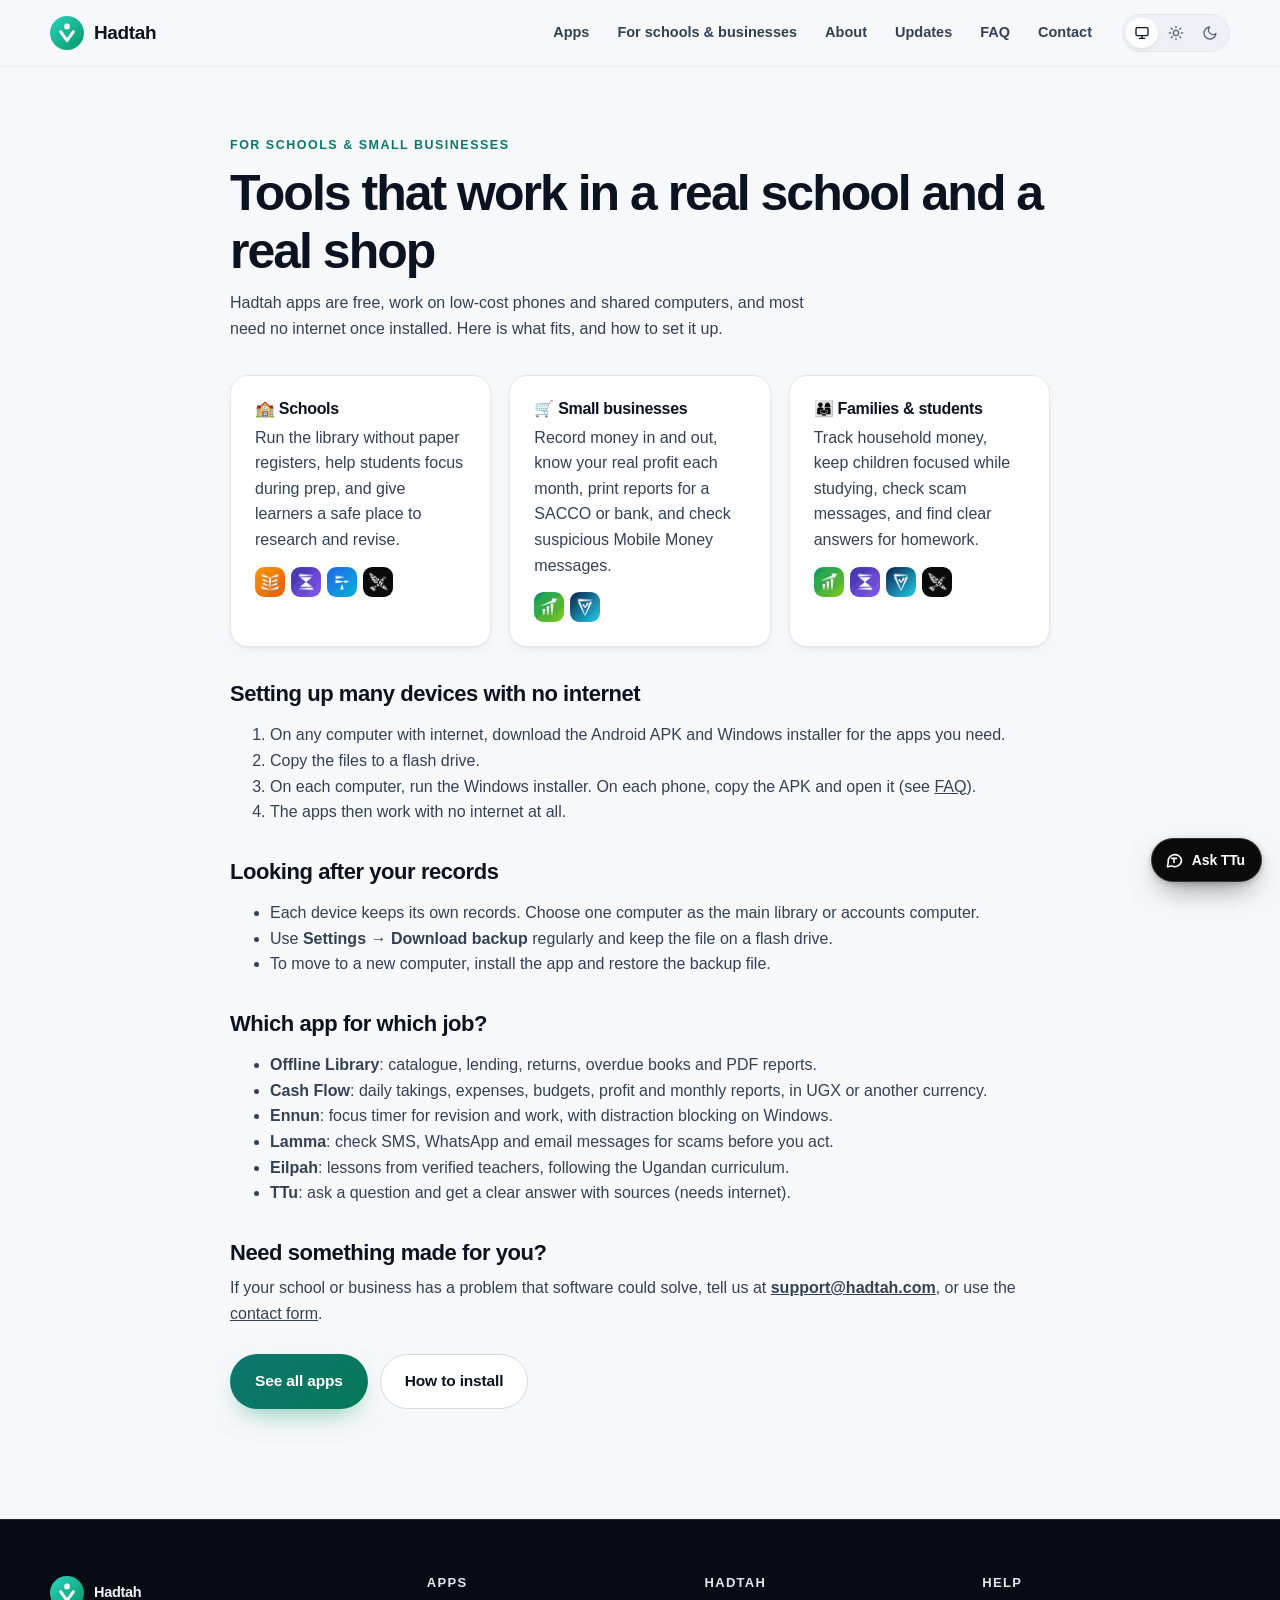
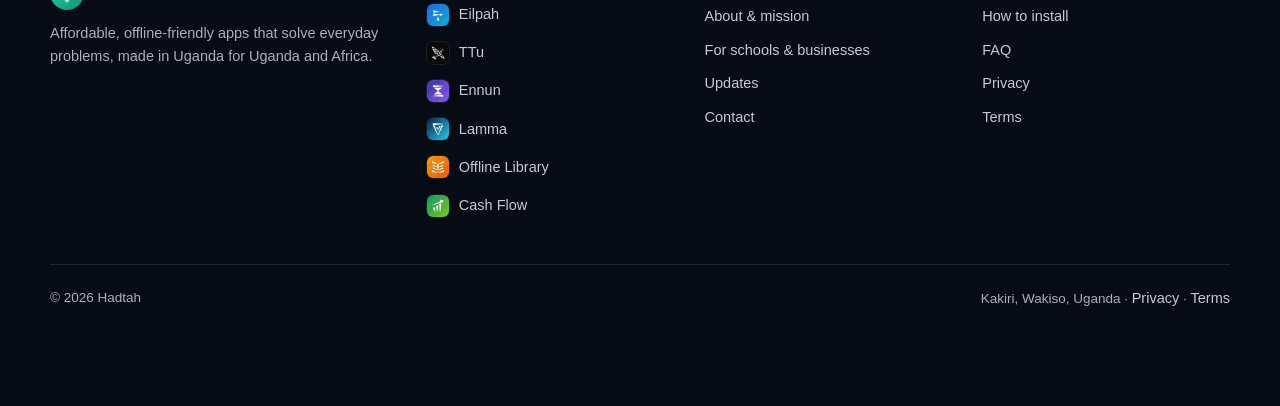
<file: schools.html>
<!doctype html>
<html lang="en">
<head>
  <meta charset="utf-8">
  <meta name="viewport" content="width=device-width, initial-scale=1, viewport-fit=cover">
  <title>For schools & small businesses — Hadtah</title>
  <meta name="description" content="Which Hadtah apps fit your school or small business, and how to set them up with little or no internet.">
  <meta name="color-scheme" content="light dark">
  <meta name="theme-color" content="#f7f8fa" media="(prefers-color-scheme: light)">
  <meta name="theme-color" content="#070b14" media="(prefers-color-scheme: dark)">
  <meta property="og:title" content="For schools & small businesses — Hadtah">
  <meta property="og:description" content="Which Hadtah apps fit your school or small business, and how to set them up with little or no internet.">
  <link rel="icon" href="favicon.svg" type="image/svg+xml">
  <link rel="stylesheet" href="styles.css">
  <script>
    (function () {
      var p = "system"; try { p = localStorage.getItem("hadtah-theme") || "system"; } catch (e) {}
      if (p !== "light" && p !== "dark") p = "system";
      var t = p === "system" ? (matchMedia("(prefers-color-scheme: dark)").matches ? "dark" : "light") : p;
      var d = document.documentElement; d.dataset.theme = t; d.dataset.themePref = p; d.style.colorScheme = t;
    })();
  </script>
</head>
<body>
  <a class="skip" href="#main">Skip to content</a>
  <header class="topbar">
    <div class="wrap topbar-inner">
      <a class="brand" href="index.html#top" aria-label="Hadtah home"><img src="assets/hadtah-logo.svg" alt="" width="34" height="34">Hadtah</a>
      <nav class="nav" id="nav" aria-label="Main">
        <a href="index.html#apps">Apps</a>
        <a href="schools.html">For schools &amp; businesses</a>
        <a href="index.html#about">About</a>
        <a href="index.html#updates">Updates</a>
        <a href="index.html#faq">FAQ</a>
        <a href="index.html#contact">Contact</a>
      </nav>
      <button class="icon-btn menu-btn" id="menuBtn" type="button" aria-label="Menu" aria-controls="nav" aria-expanded="false"><svg viewBox="0 0 24 24" width="20" height="20" fill="none" stroke="currentColor" stroke-width="2" stroke-linecap="round"><path d="M4 7h16M4 12h16M4 17h16"/></svg></button>
      <div class="theme-seg" id="themeSeg" role="radiogroup" aria-label="Theme">
        <button type="button" role="radio" data-pref="system" aria-label="System theme" title="System"><svg viewBox="0 0 24 24" width="16" height="16" fill="none" stroke="currentColor" stroke-width="2" stroke-linecap="round" stroke-linejoin="round"><rect x="3" y="4" width="18" height="12" rx="2"/><path d="M8 20h8M12 16v4"/></svg></button>
        <button type="button" role="radio" data-pref="light" aria-label="Light theme" title="Light"><svg viewBox="0 0 24 24" width="16" height="16" fill="none" stroke="currentColor" stroke-width="2" stroke-linecap="round"><circle cx="12" cy="12" r="4"/><path d="M12 2v2M12 20v2M4.9 4.9l1.4 1.4M17.7 17.7l1.4 1.4M2 12h2M20 12h2M4.9 19.1l1.4-1.4M17.7 6.3l1.4-1.4"/></svg></button>
        <button type="button" role="radio" data-pref="dark" aria-label="Dark theme" title="Dark"><svg viewBox="0 0 24 24" width="16" height="16" fill="none" stroke="currentColor" stroke-width="2" stroke-linecap="round" stroke-linejoin="round"><path d="M21 12.8A9 9 0 1 1 11.2 3a7 7 0 0 0 9.8 9.8z"/></svg></button>
      </div>
    </div>
  </header>
  <main id="main" class="page"><div class="wrap">

<span class="kicker">For schools &amp; small businesses</span>
<h1>Tools that work in a real school and a real shop</h1>
<p class="lead">Hadtah apps are free, work on low-cost phones and shared computers, and most need no internet once installed. Here is what fits, and how to set it up.</p>
<div class="aud" style="margin-top:34px">
  <div class="value"><h4>🏫 Schools</h4><p>Run the library without paper registers, help students focus during prep, and give learners a safe place to research and revise.</p><div class="apps-row"><img src="assets/icons/offline-library.png" alt="" loading="lazy"><img src="assets/icons/ennun.png" alt="" loading="lazy"><img src="assets/icons/eilpah.png" alt="" loading="lazy"><img src="assets/icons/ttu.png" alt="" loading="lazy"></div></div>
  <div class="value"><h4>🛒 Small businesses</h4><p>Record money in and out, know your real profit each month, print reports for a SACCO or bank, and check suspicious Mobile Money messages.</p><div class="apps-row"><img src="assets/icons/cash-flow.png" alt="" loading="lazy"><img src="assets/icons/lamma.png" alt="" loading="lazy"></div></div>
  <div class="value"><h4>👨‍👩‍👧 Families &amp; students</h4><p>Track household money, keep children focused while studying, check scam messages, and find clear answers for homework.</p><div class="apps-row"><img src="assets/icons/cash-flow.png" alt="" loading="lazy"><img src="assets/icons/ennun.png" alt="" loading="lazy"><img src="assets/icons/lamma.png" alt="" loading="lazy"><img src="assets/icons/ttu.png" alt="" loading="lazy"></div></div>
</div>
<h2>Setting up many devices with no internet</h2>
<ol>
  <li>On any computer with internet, download the Android APK and Windows installer for the apps you need.</li>
  <li>Copy the files to a flash drive.</li>
  <li>On each computer, run the Windows installer. On each phone, copy the APK and open it (see <a href="index.html#faq">FAQ</a>).</li>
  <li>The apps then work with no internet at all.</li>
</ol>
<h2>Looking after your records</h2>
<ul>
  <li>Each device keeps its own records. Choose one computer as the main library or accounts computer.</li>
  <li>Use <b>Settings → Download backup</b> regularly and keep the file on a flash drive.</li>
  <li>To move to a new computer, install the app and restore the backup file.</li>
</ul>
<h2>Which app for which job?</h2>
<ul>
  <li><b>Offline Library</b>: catalogue, lending, returns, overdue books and PDF reports.</li>
  <li><b>Cash Flow</b>: daily takings, expenses, budgets, profit and monthly reports, in UGX or another currency.</li>
  <li><b>Ennun</b>: focus timer for revision and work, with distraction blocking on Windows.</li>
  <li><b>Lamma</b>: check SMS, WhatsApp and email messages for scams before you act.</li>
  <li><b>Eilpah</b>: lessons from verified teachers, following the Ugandan curriculum.</li>
  <li><b>TTu</b>: ask a question and get a clear answer with sources (needs internet).</li>
</ul>
<h2>Need something made for you?</h2>
<p>If your school or business has a problem that software could solve, tell us at <a href="mailto:support@hadtah.com"><b>support@hadtah.com</b></a>, or use the <a href="index.html#contact">contact form</a>.</p>
<div class="hero-cta" style="margin-top:28px"><a class="btn btn-brand" href="index.html#apps">See all apps</a><a class="btn btn-outline" href="index.html#install">How to install</a></div>

  </div></main>

  <footer class="footer">
    <div class="wrap">
      <div class="footer-grid">
        <div>
          <a class="brand" href="index.html#top"><img src="assets/hadtah-logo.svg" alt="" width="34" height="34">Hadtah</a>
          <p class="foot-about">Affordable, offline-friendly apps that solve everyday problems, made in Uganda for Uganda and Africa.</p>
        </div>
        <div><h4>Apps</h4><ul class="foot-apps">
          <li><a href="index.html#app-eilpah"><img src="assets/icons/eilpah.png" alt="" width="22" height="22" loading="lazy">Eilpah</a></li>
          <li><a href="index.html#app-ttu"><img src="assets/icons/ttu.png" alt="" width="22" height="22" loading="lazy">TTu</a></li>
          <li><a href="index.html#app-ennun"><img src="assets/icons/ennun.png" alt="" width="22" height="22" loading="lazy">Ennun</a></li>
          <li><a href="index.html#app-lamma"><img src="assets/icons/lamma.png" alt="" width="22" height="22" loading="lazy">Lamma</a></li>
          <li><a href="index.html#app-offline-library"><img src="assets/icons/offline-library.png" alt="" width="22" height="22" loading="lazy">Offline Library</a></li>
          <li><a href="index.html#app-cash-flow"><img src="assets/icons/cash-flow.png" alt="" width="22" height="22" loading="lazy">Cash Flow</a></li>
        </ul></div>
        <div><h4>Hadtah</h4><ul>
          <li><a href="index.html#about">About &amp; mission</a></li><li><a href="schools.html">For schools &amp; businesses</a></li><li><a href="index.html#updates">Updates</a></li><li><a href="index.html#contact">Contact</a></li></ul></div>
        <div><h4>Help</h4><ul>
          <li><a href="index.html#install">How to install</a></li><li><a href="index.html#faq">FAQ</a></li><li><a href="privacy.html">Privacy</a></li><li><a href="terms.html">Terms</a></li></ul></div>
      </div>
      <div class="legal"><span>© 2026 Hadtah</span><span>Kakiri, Wakiso, Uganda · <a href="privacy.html">Privacy</a> · <a href="terms.html">Terms</a></span></div>
    </div>
  </footer>
  <script src="site.js"></script>
  <script src="ask-ttu.js"></script>
</body>
</html>
</file>
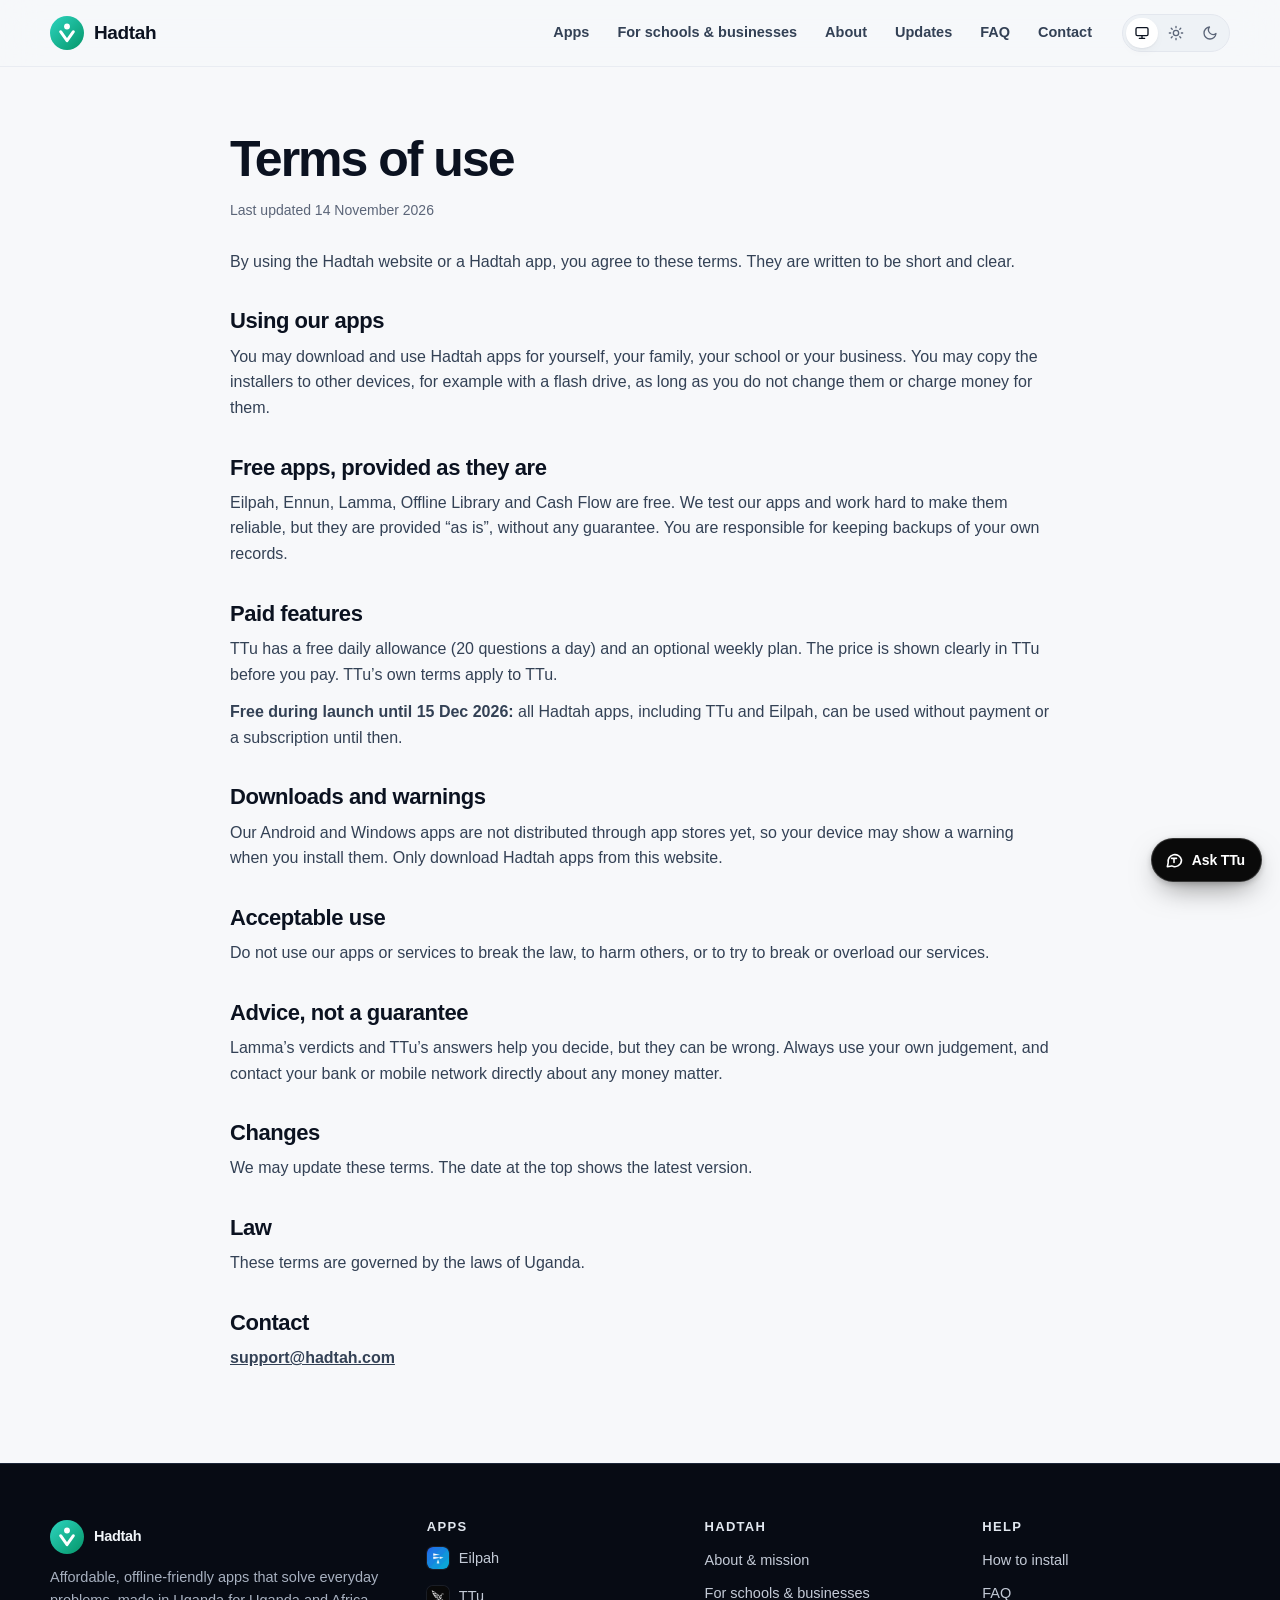
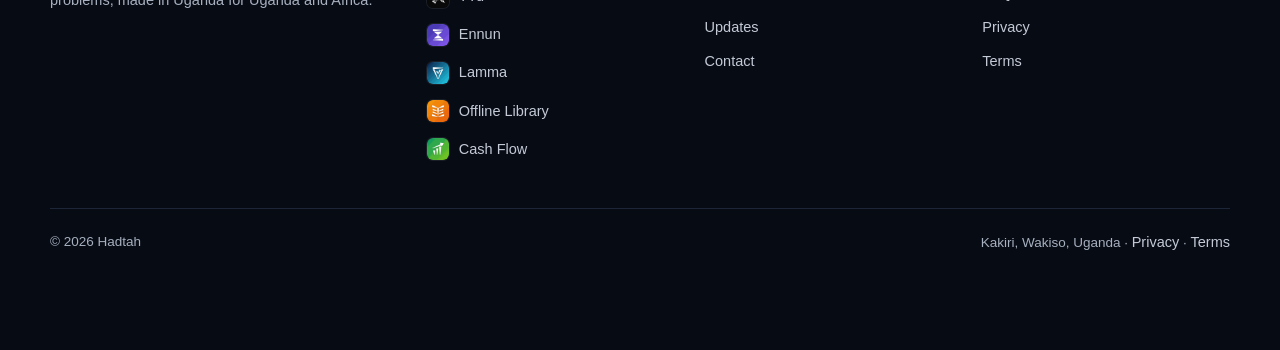
<file: terms.html>
<!doctype html>
<html lang="en">
<head>
  <meta charset="utf-8">
  <meta name="viewport" content="width=device-width, initial-scale=1, viewport-fit=cover">
  <title>Terms — Hadtah</title>
  <meta name="description" content="Terms for using Hadtah apps and this website.">
  <meta name="color-scheme" content="light dark">
  <meta name="theme-color" content="#f7f8fa" media="(prefers-color-scheme: light)">
  <meta name="theme-color" content="#070b14" media="(prefers-color-scheme: dark)">
  <meta property="og:title" content="Terms — Hadtah">
  <meta property="og:description" content="Terms for using Hadtah apps and this website.">
  <link rel="icon" href="favicon.svg" type="image/svg+xml">
  <link rel="stylesheet" href="styles.css">
  <script>
    (function () {
      var p = "system"; try { p = localStorage.getItem("hadtah-theme") || "system"; } catch (e) {}
      if (p !== "light" && p !== "dark") p = "system";
      var t = p === "system" ? (matchMedia("(prefers-color-scheme: dark)").matches ? "dark" : "light") : p;
      var d = document.documentElement; d.dataset.theme = t; d.dataset.themePref = p; d.style.colorScheme = t;
    })();
  </script>
</head>
<body>
  <a class="skip" href="#main">Skip to content</a>
  <header class="topbar">
    <div class="wrap topbar-inner">
      <a class="brand" href="index.html#top" aria-label="Hadtah home"><img src="assets/hadtah-logo.svg" alt="" width="34" height="34">Hadtah</a>
      <nav class="nav" id="nav" aria-label="Main">
        <a href="index.html#apps">Apps</a>
        <a href="schools.html">For schools &amp; businesses</a>
        <a href="index.html#about">About</a>
        <a href="index.html#updates">Updates</a>
        <a href="index.html#faq">FAQ</a>
        <a href="index.html#contact">Contact</a>
      </nav>
      <button class="icon-btn menu-btn" id="menuBtn" type="button" aria-label="Menu" aria-controls="nav" aria-expanded="false"><svg viewBox="0 0 24 24" width="20" height="20" fill="none" stroke="currentColor" stroke-width="2" stroke-linecap="round"><path d="M4 7h16M4 12h16M4 17h16"/></svg></button>
      <div class="theme-seg" id="themeSeg" role="radiogroup" aria-label="Theme">
        <button type="button" role="radio" data-pref="system" aria-label="System theme" title="System"><svg viewBox="0 0 24 24" width="16" height="16" fill="none" stroke="currentColor" stroke-width="2" stroke-linecap="round" stroke-linejoin="round"><rect x="3" y="4" width="18" height="12" rx="2"/><path d="M8 20h8M12 16v4"/></svg></button>
        <button type="button" role="radio" data-pref="light" aria-label="Light theme" title="Light"><svg viewBox="0 0 24 24" width="16" height="16" fill="none" stroke="currentColor" stroke-width="2" stroke-linecap="round"><circle cx="12" cy="12" r="4"/><path d="M12 2v2M12 20v2M4.9 4.9l1.4 1.4M17.7 17.7l1.4 1.4M2 12h2M20 12h2M4.9 19.1l1.4-1.4M17.7 6.3l1.4-1.4"/></svg></button>
        <button type="button" role="radio" data-pref="dark" aria-label="Dark theme" title="Dark"><svg viewBox="0 0 24 24" width="16" height="16" fill="none" stroke="currentColor" stroke-width="2" stroke-linecap="round" stroke-linejoin="round"><path d="M21 12.8A9 9 0 1 1 11.2 3a7 7 0 0 0 9.8 9.8z"/></svg></button>
      </div>
    </div>
  </header>
  <main id="main" class="page"><div class="wrap">

<h1>Terms of use</h1><p class="updated">Last updated 14 November 2026</p>
<p>By using the Hadtah website or a Hadtah app, you agree to these terms. They are written to be short and clear.</p>
<h2>Using our apps</h2>
<p>You may download and use Hadtah apps for yourself, your family, your school or your business. You may copy the installers to other devices, for example with a flash drive, as long as you do not change them or charge money for them.</p>
<h2>Free apps, provided as they are</h2>
<p>Eilpah, Ennun, Lamma, Offline Library and Cash Flow are free. We test our apps and work hard to make them reliable, but they are provided “as is”, without any guarantee. You are responsible for keeping backups of your own records.</p>
<h2>Paid features</h2>
<p>TTu has a free daily allowance (20 questions a day) and an optional weekly plan. The price is shown clearly in TTu before you pay. TTu’s own terms apply to TTu.</p>
<p><b>Free during launch until 15 Dec 2026:</b> all Hadtah apps, including TTu and Eilpah, can be used without payment or a subscription until then.</p>
<h2>Downloads and warnings</h2>
<p>Our Android and Windows apps are not distributed through app stores yet, so your device may show a warning when you install them. Only download Hadtah apps from this website.</p>
<h2>Acceptable use</h2>
<p>Do not use our apps or services to break the law, to harm others, or to try to break or overload our services.</p>
<h2>Advice, not a guarantee</h2>
<p>Lamma’s verdicts and TTu’s answers help you decide, but they can be wrong. Always use your own judgement, and contact your bank or mobile network directly about any money matter.</p>
<h2>Changes</h2>
<p>We may update these terms. The date at the top shows the latest version.</p>
<h2>Law</h2>
<p>These terms are governed by the laws of Uganda.</p>
<h2>Contact</h2>
<p><a href="mailto:support@hadtah.com"><b>support@hadtah.com</b></a></p>

  </div></main>

  <footer class="footer">
    <div class="wrap">
      <div class="footer-grid">
        <div>
          <a class="brand" href="index.html#top"><img src="assets/hadtah-logo.svg" alt="" width="34" height="34">Hadtah</a>
          <p class="foot-about">Affordable, offline-friendly apps that solve everyday problems, made in Uganda for Uganda and Africa.</p>
        </div>
        <div><h4>Apps</h4><ul class="foot-apps">
          <li><a href="index.html#app-eilpah"><img src="assets/icons/eilpah.png" alt="" width="22" height="22" loading="lazy">Eilpah</a></li>
          <li><a href="index.html#app-ttu"><img src="assets/icons/ttu.png" alt="" width="22" height="22" loading="lazy">TTu</a></li>
          <li><a href="index.html#app-ennun"><img src="assets/icons/ennun.png" alt="" width="22" height="22" loading="lazy">Ennun</a></li>
          <li><a href="index.html#app-lamma"><img src="assets/icons/lamma.png" alt="" width="22" height="22" loading="lazy">Lamma</a></li>
          <li><a href="index.html#app-offline-library"><img src="assets/icons/offline-library.png" alt="" width="22" height="22" loading="lazy">Offline Library</a></li>
          <li><a href="index.html#app-cash-flow"><img src="assets/icons/cash-flow.png" alt="" width="22" height="22" loading="lazy">Cash Flow</a></li>
        </ul></div>
        <div><h4>Hadtah</h4><ul>
          <li><a href="index.html#about">About &amp; mission</a></li><li><a href="schools.html">For schools &amp; businesses</a></li><li><a href="index.html#updates">Updates</a></li><li><a href="index.html#contact">Contact</a></li></ul></div>
        <div><h4>Help</h4><ul>
          <li><a href="index.html#install">How to install</a></li><li><a href="index.html#faq">FAQ</a></li><li><a href="privacy.html">Privacy</a></li><li><a href="terms.html">Terms</a></li></ul></div>
      </div>
      <div class="legal"><span>© 2026 Hadtah</span><span>Kakiri, Wakiso, Uganda · <a href="privacy.html">Privacy</a> · <a href="terms.html">Terms</a></span></div>
    </div>
  </footer>
  <script src="site.js"></script>
  <script src="ask-ttu.js"></script>
</body>
</html>
</file>
<file: styles.css>
/* Hadtah website. Native system font, light and dark themes, no external requests. */
:root{
  --font:-apple-system,BlinkMacSystemFont,'Segoe UI',Roboto,'Helvetica Neue',Arial,'Noto Sans',sans-serif;
  --brand:#0f766e;--brand-2:#059669;--brand-3:#2dd4bf;--grad:linear-gradient(135deg,#0f766e 0%,#047857 100%);
  --bg:#f7f8fa;--bg-2:#eef1f5;--card:#ffffff;--ink:#0b1220;--ink-2:#334155;--muted:#5b6578;--line:#e3e7ee;--line-2:#d3d9e3;
  --chip:#eef2f6;--shadow-sm:0 1px 2px rgba(15,23,42,.05),0 4px 14px -6px rgba(15,23,42,.10);
  --shadow:0 1px 2px rgba(15,23,42,.04),0 20px 40px -22px rgba(15,23,42,.22);
  --shadow-lg:0 40px 80px -30px rgba(15,23,42,.35);
  --hero-a:rgba(20,184,166,.20);--hero-b:rgba(139,92,246,.14);--hero-c:rgba(245,158,11,.12);
  --radius:22px;color-scheme:light;
}
[data-theme="dark"]{
  --bg:#070b14;--bg-2:#0c1220;--card:#0f1626;--ink:#f1f5f9;--ink-2:#cbd5e1;--muted:#94a3b8;--line:#1c2638;--line-2:#2a364c;
  --chip:#162033;--shadow-sm:0 1px 0 rgba(255,255,255,.03) inset,0 6px 18px -8px rgba(0,0,0,.6);
  --shadow:0 1px 0 rgba(255,255,255,.04) inset,0 24px 48px -26px rgba(0,0,0,.8);
  --shadow-lg:0 40px 90px -30px rgba(0,0,0,.9);
  --hero-a:rgba(20,184,166,.22);--hero-b:rgba(139,92,246,.18);--hero-c:rgba(245,158,11,.10);color-scheme:dark;
}
*,*::before,*::after{box-sizing:border-box}
html{scroll-behavior:smooth;scroll-padding-top:84px}
body{margin:0;font-family:var(--font);font-size:16px;line-height:1.6;color:var(--ink);background:var(--bg);-webkit-font-smoothing:antialiased;-moz-osx-font-smoothing:grayscale;text-rendering:optimizeLegibility}
img{max-width:100%;display:block}
a{color:inherit}
p{margin:0 0 12px}
h1,h2,h3,h4{margin:0;letter-spacing:-.02em;line-height:1.15}
.wrap{width:min(1180px,100% - 40px);margin-inline:auto}
.sr{position:absolute;width:1px;height:1px;overflow:hidden;clip:rect(0 0 0 0)}
.skip{position:absolute;left:-999px;top:8px;background:var(--ink);color:var(--bg);padding:8px 14px;border-radius:10px;z-index:100}
.skip:focus{left:8px}
.muted{color:var(--muted)}
:focus-visible{outline:2px solid var(--brand);outline-offset:3px;border-radius:8px}

/* ---------- top bar ---------- */
.topbar{position:sticky;top:0;z-index:50;background:color-mix(in srgb,var(--bg) 78%,transparent);backdrop-filter:saturate(1.6) blur(18px);-webkit-backdrop-filter:saturate(1.6) blur(18px);border-bottom:1px solid color-mix(in srgb,var(--line) 70%,transparent)}
.topbar-inner{display:flex;align-items:center;gap:18px;height:66px}
.brand{display:flex;align-items:center;gap:10px;text-decoration:none;color:var(--ink);font-weight:750;font-size:19px;letter-spacing:-.02em}
.brand img{width:34px;height:34px}
.nav{display:flex;gap:4px;margin-left:auto}
.nav a{text-decoration:none;color:var(--ink-2);font-size:14.5px;font-weight:550;padding:8px 12px;border-radius:999px;transition:background .2s,color .2s}
.nav a:hover{background:var(--chip);color:var(--ink)}
.icon-btn{display:inline-grid;place-items:center;width:40px;height:40px;border-radius:999px;border:1px solid var(--line);background:var(--card);color:var(--ink);cursor:pointer;transition:border-color .2s,transform .2s}
.icon-btn:hover{border-color:var(--line-2);transform:translateY(-1px)}
.icon-btn .moon{display:none}
[data-theme="dark"] .icon-btn .moon{display:block}
[data-theme="dark"] .icon-btn .sun{display:none}
.menu-btn{display:none}
@media (max-width:900px){
  .nav{position:fixed;inset:66px 0 auto 0;flex-direction:column;gap:2px;padding:12px 20px 18px;background:var(--bg);border-bottom:1px solid var(--line);box-shadow:var(--shadow);transform:translateY(-8px);opacity:0;pointer-events:none;transition:.2s}
  .nav.open{transform:none;opacity:1;pointer-events:auto}
  .nav a{padding:12px 14px;font-size:16px}
  .menu-btn{display:inline-grid;margin-left:auto}
  #themeToggle{margin-left:0}
}

/* ---------- buttons ---------- */
.btn{display:inline-flex;align-items:center;justify-content:center;gap:8px;font:inherit;font-weight:650;font-size:15px;letter-spacing:-.01em;padding:12px 20px;border-radius:999px;border:1px solid transparent;text-decoration:none;cursor:pointer;transition:transform .18s,box-shadow .2s,background .2s,border-color .2s,color .2s;white-space:nowrap}
.btn:hover{transform:translateY(-1px)}
.btn small{font-weight:500;opacity:.75;font-size:.82em}
.btn-primary{background:var(--ink);color:var(--bg);box-shadow:0 10px 24px -12px rgba(15,23,42,.55)}
.btn-brand{background:var(--grad);color:#fff;box-shadow:0 12px 28px -12px rgba(5,150,105,.6)}
.btn-outline{background:var(--card);color:var(--ink);border-color:var(--line-2)}
.btn-outline:hover{border-color:var(--ink-2)}
.btn-ghost{background:transparent;color:var(--ink);border-color:var(--line)}
.btn-ghost:hover{background:var(--chip)}
.btn-sm{padding:9px 14px;font-size:13.5px}
.btn[aria-disabled="true"]{opacity:.5;pointer-events:none}

/* ---------- hero ---------- */
.hero{position:relative;overflow:hidden;padding:84px 0 72px}
.hero::before{content:"";position:absolute;inset:-10% -10% 0 -10%;-webkit-mask-image:linear-gradient(#000 55%,transparent);mask-image:linear-gradient(#000 55%,transparent);background:
  radial-gradient(600px 380px at 15% 20%,var(--hero-a),transparent 70%),
  radial-gradient(520px 360px at 85% 10%,var(--hero-b),transparent 70%),
  radial-gradient(600px 400px at 65% 70%,var(--hero-c),transparent 70%);filter:blur(10px);z-index:-1;animation:drift 18s ease-in-out infinite alternate}
.hero::after{content:"";position:absolute;inset:0;background-image:linear-gradient(var(--line) 1px,transparent 1px),linear-gradient(90deg,var(--line) 1px,transparent 1px);background-size:56px 56px;mask-image:radial-gradient(ellipse at 50% 0%,#000 10%,transparent 65%);-webkit-mask-image:radial-gradient(ellipse at 50% 0%,#000 10%,transparent 65%);opacity:.45;z-index:-1}
@keyframes drift{to{transform:translate3d(0,24px,0) scale(1.05)}}
.hero-inner{display:grid;grid-template-columns:1.1fr .9fr;gap:48px;align-items:center}
.eyebrow{display:inline-flex;align-items:center;gap:8px;font-size:13px;font-weight:650;color:var(--ink-2);background:color-mix(in srgb,var(--card) 80%,transparent);border:1px solid var(--line);padding:6px 12px 6px 8px;border-radius:999px;margin-bottom:22px;box-shadow:var(--shadow-sm)}
.eyebrow .pulse{width:8px;height:8px;border-radius:50%;background:#10b981;box-shadow:0 0 0 0 rgba(16,185,129,.6);animation:pulse 2.4s infinite}
@keyframes pulse{70%{box-shadow:0 0 0 8px rgba(16,185,129,0)}100%{box-shadow:0 0 0 0 rgba(16,185,129,0)}}
.hero h1{font-size:clamp(38px,5.6vw,66px);font-weight:800;letter-spacing:-.045em;line-height:1.02;margin-bottom:22px}
.hero h1 .grad{background:linear-gradient(120deg,#0d9488,#059669 40%,#7c3aed 100%);-webkit-background-clip:text;background-clip:text;color:transparent}
[data-theme="dark"] .hero h1 .grad{background:linear-gradient(120deg,#2dd4bf,#34d399 40%,#a78bfa 100%);-webkit-background-clip:text;background-clip:text}
.lead{font-size:clamp(17px,1.6vw,19.5px);color:var(--ink-2);max-width:580px;margin-bottom:30px;line-height:1.6}
.hero-cta{display:flex;flex-wrap:wrap;gap:12px;margin-bottom:30px}
.hero-cta .btn{padding:14px 24px;font-size:15.5px}
.trust{display:flex;flex-wrap:wrap;gap:10px 22px;list-style:none;margin:0;padding:0;color:var(--muted);font-size:14px;font-weight:550}
.trust li{display:flex;align-items:center;gap:8px}
.trust svg{color:var(--brand)}
.hero-art{position:relative;aspect-ratio:1/1;max-width:480px;justify-self:center;width:100%}
.orbit{position:absolute;inset:8%;border-radius:50%;border:1px dashed var(--line-2)}
.orbit.o2{inset:24%}
.hero-art .center{position:absolute;inset:36%;display:grid;place-items:center;border-radius:32%;background:var(--card);box-shadow:var(--shadow-lg);border:1px solid var(--line)}
.hero-art .center img{width:62%}
.float{position:absolute;width:22%;border-radius:24%;box-shadow:0 22px 40px -18px rgba(15,23,42,.45);animation:float 6s ease-in-out infinite}
.float:nth-child(4){top:4%;left:38%;animation-delay:-1s}
.float:nth-child(5){top:24%;right:2%;animation-delay:-2s}
.float:nth-child(6){bottom:16%;right:6%;animation-delay:-3s}
.float:nth-child(7){bottom:2%;left:36%;animation-delay:-4s}
.float:nth-child(8){bottom:18%;left:2%;animation-delay:-5s}
.float:nth-child(9){top:22%;left:4%;animation-delay:-2.5s}
@keyframes float{50%{transform:translateY(-10px)}}
@media (max-width:900px){.hero{padding:48px 0 40px}.hero-inner{grid-template-columns:1fr;gap:28px}.hero-art{max-width:250px;order:-1}}
@media (prefers-reduced-motion:reduce){*{animation:none!important;transition:none!important}html{scroll-behavior:auto}}

/* ---------- sections ---------- */
.section{padding:88px 0}
.section.alt{background:var(--bg-2);border-block:1px solid var(--line)}
.section-head{max-width:720px;margin-bottom:40px}
.section-head.center{margin-inline:auto;text-align:center}
.kicker{display:inline-block;font-size:12.5px;font-weight:750;letter-spacing:.12em;text-transform:uppercase;color:var(--brand);margin-bottom:10px}
[data-theme="dark"] .kicker{color:var(--brand-3)}
.section h2{font-size:clamp(30px,3.6vw,44px);font-weight:800;letter-spacing:-.035em;margin-bottom:14px}
.section-head p{font-size:17.5px;color:var(--muted)}
.reveal{opacity:0;transform:translateY(18px);transition:opacity .7s cubic-bezier(.2,.7,.2,1),transform .7s cubic-bezier(.2,.7,.2,1)}
.reveal.in{opacity:1;transform:none}
@media (max-width:700px){.section{padding:60px 0}}

/* ---------- app grid ---------- */
.tools{display:flex;flex-wrap:wrap;gap:12px;align-items:center;margin-bottom:12px}
.search{flex:1 1 260px;display:flex;align-items:center;gap:10px;background:var(--card);border:1px solid var(--line);border-radius:999px;padding:0 16px;box-shadow:var(--shadow-sm);color:var(--muted)}
.search input{flex:1;border:0;background:transparent;font:inherit;color:var(--ink);padding:12px 0;outline:none}
.chips{display:flex;flex-wrap:wrap;gap:8px}
.chip{font:inherit;font-size:13.5px;font-weight:600;padding:8px 14px;border-radius:999px;border:1px solid var(--line);background:var(--card);color:var(--ink-2);cursor:pointer;transition:.2s}
.chip[aria-pressed="true"]{background:var(--ink);color:var(--bg);border-color:var(--ink)}
.result-count{font-size:13.5px;margin:6px 0 18px}
.grid{display:grid;grid-template-columns:repeat(auto-fill,minmax(340px,1fr));gap:22px}
@media (max-width:420px){.grid{grid-template-columns:1fr}}
.card{position:relative;display:flex;flex-direction:column;background:var(--card);border:1px solid var(--line);border-radius:var(--radius);padding:24px;box-shadow:var(--shadow);transition:transform .25s cubic-bezier(.2,.7,.2,1),box-shadow .25s,border-color .25s;overflow:hidden;isolation:isolate}
.card::before{content:"";position:absolute;inset:-1px -1px auto -1px;height:140px;background:radial-gradient(420px 140px at 20% 0%,color-mix(in srgb,var(--accent,#14b8a6) 22%,transparent),transparent 70%);z-index:-1;opacity:.9}
.card:hover{transform:translateY(-4px);box-shadow:var(--shadow-lg);border-color:color-mix(in srgb,var(--accent,#14b8a6) 35%,var(--line))}
.card-top{display:flex;gap:14px;align-items:center;margin-bottom:14px}
.app-icon{width:60px;height:60px;border-radius:16px;box-shadow:0 12px 24px -12px rgba(15,23,42,.5);flex:none}
.card h3{font-size:21px;font-weight:750}
.cat{font-size:13px;color:var(--muted);font-weight:600}
.card .tagline{font-weight:650;color:var(--ink);margin-bottom:6px;font-size:15.5px}
.card p.desc{color:var(--muted);font-size:14.5px;margin-bottom:14px}
.mini-feats{list-style:none;padding:0;margin:0 0 16px;display:grid;gap:7px}
.mini-feats li{display:flex;gap:9px;font-size:14px;color:var(--ink-2);line-height:1.45}
.mini-feats li::before{content:"";flex:none;width:16px;height:16px;margin-top:2px;border-radius:50%;background:color-mix(in srgb,var(--accent,#14b8a6) 18%,transparent) url("data:image/svg+xml,%3Csvg xmlns='http://www.w3.org/2000/svg' viewBox='0 0 16 16'%3E%3Cpath d='M4.5 8.2l2.2 2.2 4.8-4.8' fill='none' stroke='%23059669' stroke-width='1.8' stroke-linecap='round' stroke-linejoin='round'/%3E%3C/svg%3E") center/12px no-repeat}
.meta{display:flex;flex-wrap:wrap;gap:6px;margin-bottom:14px}
.meta span{font-size:12.5px;color:var(--ink-2);background:var(--chip);border-radius:999px;padding:4px 10px}
.badges{display:flex;flex-wrap:wrap;gap:6px}
.badge{font-size:12px;font-weight:650;padding:3px 9px;border-radius:999px;background:var(--chip);color:var(--ink-2)}
.card-note{font-size:13px;color:var(--muted);background:var(--bg-2);border:1px solid var(--line);border-radius:12px;padding:8px 12px;margin-bottom:14px}
.card-actions{display:flex;flex-wrap:wrap;gap:8px;margin-top:auto}
.ios-tip{font-size:12.5px;color:var(--muted);margin:10px 0 0}
.empty{text-align:center;color:var(--muted);padding:30px}

/* ---------- app showcases ---------- */
.showcase{display:grid;grid-template-columns:1.15fr 1fr;gap:48px;align-items:start;padding:56px 0;border-top:1px solid var(--line)}
.showcase:first-of-type{border-top:0;padding-top:8px}
.showcase.flip .gallery{order:2}
.sc-head{display:flex;align-items:center;gap:14px;margin-bottom:14px}
.sc-head img{width:64px;height:64px;border-radius:18px;box-shadow:0 14px 28px -14px rgba(15,23,42,.55)}
.sc-head h3{font-size:30px;font-weight:800;letter-spacing:-.03em}
.sc-tag{font-size:17px;color:var(--ink-2);margin-bottom:22px}
.sc-cols{display:grid;grid-template-columns:1fr 1fr;gap:22px;margin-bottom:22px}
.sc-block h4{font-size:13px;font-weight:750;letter-spacing:.08em;text-transform:uppercase;color:var(--muted);margin-bottom:12px}
.how{list-style:none;padding:0;margin:0;counter-reset:s;display:grid;gap:12px}
.how li{counter-increment:s;display:grid;grid-template-columns:30px 1fr;gap:10px;font-size:14.5px;color:var(--ink-2);line-height:1.45}
.how li::before{content:counter(s);display:grid;place-items:center;width:28px;height:28px;border-radius:50%;font-weight:750;font-size:13px;color:var(--ink);background:color-mix(in srgb,var(--accent,#14b8a6) 22%,var(--card));border:1px solid color-mix(in srgb,var(--accent,#14b8a6) 55%,transparent)}
.who{display:flex;flex-wrap:wrap;gap:8px;margin:0;padding:0;list-style:none}
.who li{font-size:13.5px;font-weight:600;padding:7px 12px;border-radius:999px;background:color-mix(in srgb,var(--accent,#14b8a6) 12%,var(--card));border:1px solid color-mix(in srgb,var(--accent,#14b8a6) 28%,var(--line));color:var(--ink)}
.gallery{display:grid;gap:12px}
.gallery .main{border-radius:18px;overflow:hidden;border:1px solid var(--line);box-shadow:var(--shadow-lg);background:var(--card);cursor:zoom-in;aspect-ratio:16/10}
.gallery .main img{width:100%;height:100%;object-fit:cover;transition:transform .5s}
.gallery .main:hover img{transform:scale(1.02)}
.thumbs{display:grid;grid-template-columns:repeat(3,1fr);gap:10px}
.thumbs button{padding:0;border:2px solid transparent;border-radius:12px;overflow:hidden;cursor:pointer;background:none;aspect-ratio:16/10;opacity:.7;transition:.2s}
.thumbs button[aria-current="true"]{border-color:var(--accent,#14b8a6);opacity:1}
.thumbs button:hover{opacity:1}
.thumbs img{width:100%;height:100%;object-fit:cover}
.gallery figcaption{font-size:13px;color:var(--muted)}
.sc-actions{display:flex;flex-wrap:wrap;gap:8px}
@media (max-width:900px){.showcase,.showcase.flip{grid-template-columns:1fr;gap:26px}.showcase.flip .gallery{order:0}.sc-cols{grid-template-columns:1fr}}

/* ---------- about / mission ---------- */
.about-grid{display:grid;grid-template-columns:1.1fr .9fr;gap:40px;align-items:start}
.about-grid p{font-size:17px;color:var(--ink-2)}
.mv{display:grid;gap:16px}
.mv-card{background:var(--card);border:1px solid var(--line);border-radius:var(--radius);padding:24px;box-shadow:var(--shadow)}
.mv-card h3{font-size:14px;letter-spacing:.1em;text-transform:uppercase;color:var(--brand);margin-bottom:10px}
[data-theme="dark"] .mv-card h3{color:var(--brand-3)}
.mv-card p{font-size:18px;color:var(--ink);font-weight:550;line-height:1.5;margin:0}
.values{display:grid;grid-template-columns:repeat(4,1fr);gap:16px;margin-top:36px}
.value{background:var(--card);border:1px solid var(--line);border-radius:18px;padding:20px;box-shadow:var(--shadow-sm)}
.value .vi{width:40px;height:40px;border-radius:12px;display:grid;place-items:center;background:var(--grad);color:#fff;margin-bottom:12px}
.value h4{font-size:16px;margin-bottom:6px}
.value p{font-size:14px;color:var(--muted);margin:0}
.founder{display:flex;gap:14px;align-items:center;margin-top:22px;padding:16px 18px;background:var(--card);border:1px solid var(--line);border-radius:18px}
.founder .av{width:46px;height:46px;border-radius:50%;display:grid;place-items:center;background:var(--grad);color:#fff;font-weight:800}
.founder b{display:block}
@media (max-width:900px){.about-grid{grid-template-columns:1fr}.values{grid-template-columns:1fr 1fr}}
@media (max-width:520px){.values{grid-template-columns:1fr}}

/* ---------- audiences ---------- */
.aud{display:grid;grid-template-columns:repeat(3,1fr);gap:18px}
.aud .value{padding:24px}
.aud .apps-row{display:flex;gap:6px;margin-top:14px}
.aud .apps-row img{width:30px;height:30px;border-radius:9px}
@media (max-width:900px){.aud{grid-template-columns:1fr}}

/* ---------- install ---------- */
.install-grid{display:grid;grid-template-columns:repeat(3,1fr);gap:18px}
.install-card{background:var(--card);border:1px solid var(--line);border-radius:var(--radius);padding:24px;box-shadow:var(--shadow-sm)}
.install-card h3{font-size:18px;margin-bottom:12px;display:flex;align-items:center;gap:10px}
.install-card ol{margin:0;padding-left:20px;color:var(--ink-2);font-size:14.5px;display:grid;gap:8px}
.callout{margin-top:14px;font-size:13.5px;color:var(--ink-2);background:var(--bg-2);border:1px solid var(--line);border-left:3px solid var(--brand);border-radius:10px;padding:10px 12px}
@media (max-width:900px){.install-grid{grid-template-columns:1fr}}

/* ---------- updates ---------- */
.timeline{list-style:none;margin:0;padding:0;position:relative;max-width:820px}
.timeline::before{content:"";position:absolute;left:11px;top:6px;bottom:6px;width:2px;background:var(--line)}
.timeline li{position:relative;padding:0 0 26px 42px}
.timeline li::before{content:"";position:absolute;left:4px;top:5px;width:16px;height:16px;border-radius:50%;background:var(--card);border:3px solid var(--brand)}
.timeline li.big::before{background:var(--grad);border-color:transparent;box-shadow:0 0 0 6px color-mix(in srgb,var(--brand) 18%,transparent)}
.timeline time{font-size:13px;font-weight:700;color:var(--brand);letter-spacing:.02em}
[data-theme="dark"] .timeline time{color:var(--brand-3)}
.timeline h3{font-size:19px;margin:4px 0 6px}
.timeline p{color:var(--ink-2);font-size:15px;margin:0}

/* ---------- FAQ ---------- */
.faq{max-width:860px;display:grid;gap:12px}
.faq details{background:var(--card);border:1px solid var(--line);border-radius:18px;padding:0 20px;box-shadow:var(--shadow-sm);transition:border-color .2s}
.faq details[open]{border-color:var(--line-2)}
.faq summary{list-style:none;cursor:pointer;padding:18px 30px 18px 0;font-weight:650;font-size:16.5px;position:relative}
.faq summary::-webkit-details-marker{display:none}
.faq summary::after{content:"";position:absolute;right:4px;top:50%;width:10px;height:10px;border-right:2px solid var(--muted);border-bottom:2px solid var(--muted);transform:translateY(-70%) rotate(45deg);transition:transform .2s}
.faq details[open] summary::after{transform:translateY(-30%) rotate(-135deg)}
.faq .ans{padding:0 0 18px;color:var(--ink-2);font-size:15px}
.faq .ans ol{margin:6px 0 0;padding-left:20px}

/* ---------- contact ---------- */
.contact{display:grid;grid-template-columns:.9fr 1.1fr;gap:40px;align-items:start}
.contact-form{background:var(--card);border:1px solid var(--line);border-radius:var(--radius);padding:26px;box-shadow:var(--shadow);display:grid;gap:14px}
.contact-form label{display:grid;gap:6px;font-size:14px;font-weight:650}
.contact-form input,.contact-form textarea{font:inherit;font-weight:400;color:var(--ink);background:var(--bg);border:1px solid var(--line-2);border-radius:14px;padding:12px 14px;outline:none;transition:border-color .2s,box-shadow .2s}
.contact-form input:focus,.contact-form textarea:focus{border-color:var(--brand);box-shadow:0 0 0 4px color-mix(in srgb,var(--brand) 18%,transparent)}
.contact-form .note{font-size:13px;margin:0}
.mail-card{display:flex;gap:12px;align-items:center;padding:16px 18px;border-radius:18px;background:var(--card);border:1px solid var(--line);margin-top:18px;text-decoration:none}
.mail-card .vi{width:42px;height:42px;border-radius:12px;display:grid;place-items:center;background:var(--grad);color:#fff;flex:none}
.pending{display:inline-block;font-size:12px;font-weight:650;color:#b45309;background:rgba(245,158,11,.14);border-radius:999px;padding:2px 9px;margin-top:4px}
[data-theme="dark"] .pending{color:#fbbf24}
@media (max-width:900px){.contact{grid-template-columns:1fr}}

/* ---------- CTA band + footer ---------- */
.band{position:relative;overflow:hidden;border-radius:28px;padding:44px;background:linear-gradient(135deg,#0b1220,#0f2a2a 60%,#064e3b);color:#fff;display:flex;flex-wrap:wrap;gap:20px;align-items:center;justify-content:space-between;box-shadow:var(--shadow-lg)}
.band::after{content:"";position:absolute;right:-80px;top:-120px;width:340px;height:340px;border-radius:50%;background:radial-gradient(circle,rgba(45,212,191,.35),transparent 70%)}
.band h2{font-size:clamp(24px,3vw,34px);color:#fff;margin:0 0 6px}
.band p{color:#cbd5e1;margin:0}
.band .btn-outline{background:transparent;color:#fff;border-color:rgba(255,255,255,.35)}
.footer{padding:56px 0 36px;border-top:1px solid var(--line);margin-top:0}
.footer-grid{display:grid;grid-template-columns:1.4fr repeat(3,1fr);gap:30px}
.footer h4{font-size:13px;letter-spacing:.1em;text-transform:uppercase;color:var(--muted);margin-bottom:12px}
.footer ul{list-style:none;margin:0;padding:0;display:grid;gap:8px}
.footer a{text-decoration:none;color:var(--ink-2);font-size:14.5px}
.footer a:hover{color:var(--ink)}
.footer .legal{display:flex;flex-wrap:wrap;justify-content:space-between;gap:10px;margin-top:40px;padding-top:22px;border-top:1px solid var(--line);font-size:13.5px;color:var(--muted)}
@media (max-width:800px){.footer-grid{grid-template-columns:1fr 1fr}}

/* ---------- dialogs ---------- */
dialog{border:0;padding:0;border-radius:26px;background:var(--card);color:var(--ink);width:min(760px,calc(100vw - 24px));max-height:calc(100vh - 32px);box-shadow:var(--shadow-lg)}
dialog::backdrop{background:rgba(2,6,23,.55);backdrop-filter:blur(4px)}
dialog[open]{animation:pop .25s cubic-bezier(.2,.7,.2,1)}
@keyframes pop{from{opacity:0;transform:translateY(12px) scale(.98)}}
.dialog-body{padding:30px;position:relative}
.close{position:absolute;right:16px;top:16px}
.d-head{display:flex;gap:16px;align-items:center;margin-bottom:16px;padding-right:44px}
.d-head .app-icon{width:72px;height:72px;border-radius:20px}
.d-head h2{font-size:28px;font-weight:800}
.d-facts{display:grid;grid-template-columns:repeat(4,1fr);gap:10px;margin:18px 0}
.d-facts div{background:var(--bg-2);border-radius:14px;padding:10px 12px;font-size:12.5px;color:var(--muted)}
.d-facts b{display:block;color:var(--ink);font-size:14px;margin-top:2px}
.d-sec{margin-top:22px}
.d-sec h3{font-size:18px;margin-bottom:10px}
.d-sec h4{font-size:15px;margin:14px 0 6px}
.d-sec ol,.d-sec ul{padding-left:20px;color:var(--ink-2);font-size:14.5px}
.d-gallery{display:grid;grid-template-columns:repeat(3,1fr);gap:8px}
.d-gallery button{padding:0;border:1px solid var(--line);border-radius:12px;overflow:hidden;cursor:zoom-in;background:none;aspect-ratio:16/10}
.d-gallery img{width:100%;height:100%;object-fit:cover}
.changelog{list-style:none;padding:0!important;display:grid;gap:10px}
.changelog li{background:var(--bg-2);border-radius:12px;padding:10px 12px}
.d-actions{display:flex;flex-wrap:wrap;gap:8px;margin-top:24px}
@media (max-width:600px){.d-facts{grid-template-columns:1fr 1fr}.dialog-body{padding:22px}}
#lightbox{width:min(1200px,calc(100vw - 24px));background:#000;border-radius:18px}
#lightbox img{width:100%;height:auto}
#lightbox p{color:#cbd5e1;font-size:14px;margin:0;padding:12px 16px}
#lightbox .close{background:rgba(0,0,0,.6);color:#fff;border-color:rgba(255,255,255,.25)}

/* ---------- legal / sub pages ---------- */
.page{padding:64px 0 80px}
.page .wrap{max-width:820px}
.page h1{font-size:clamp(34px,4.5vw,50px);font-weight:800;letter-spacing:-.04em;margin-bottom:10px}
.page h2{font-size:22px;margin:34px 0 10px}
.page p,.page li{color:var(--ink-2);font-size:16px}
.page .updated{color:var(--muted);font-size:14px;margin-bottom:28px}
.page.wide .wrap{max-width:1180px}

/* ---------- device font everywhere (no web fonts) ---------- */
html,body{font-family:-apple-system,BlinkMacSystemFont,'Segoe UI',Roboto,'Helvetica Neue',Arial,'Noto Sans',sans-serif}
button,input,select,textarea,optgroup{font-family:inherit}
h1,h2,h3,h4,h5,h6,summary,label,dialog,pre,code,kbd,samp,svg,svg text{font-family:inherit}

/* ---------- theme switch: System / Light / Dark ---------- */
.theme-seg{display:inline-flex;gap:2px;padding:3px;border-radius:999px;background:var(--chip);border:1px solid var(--line)}
.theme-seg button{all:unset;display:grid;place-items:center;width:32px;height:30px;border-radius:999px;color:var(--muted);cursor:pointer;transition:background .2s,color .2s}
.theme-seg button:hover{color:var(--ink)}
.theme-seg button[aria-checked="true"]{background:var(--card);color:var(--ink);box-shadow:var(--shadow-sm)}
.theme-seg button:focus-visible{outline:2px solid var(--brand);outline-offset:1px}
@media (max-width:900px){.theme-seg button{width:30px}}
/* Ask TTu panel follows the site theme (TTu itself stays black and white) */
[data-theme="light"] .attu-panel{background:#fff;color:#111;border-color:#d4d4d4}
[data-theme="light"] .attu-head{border-bottom-color:#e5e5e5}
[data-theme="light"] .attu-head a,[data-theme="light"] .attu-head button{color:#333;border-color:#cfcfcf}
[data-theme="light"] .attu-head a:hover,[data-theme="light"] .attu-head button:hover{color:#000;border-color:#777}
[data-theme="light"] .attu-body,[data-theme="light"] .attu-body iframe{background:#fff}
[data-theme="light"] .attu-msg{color:#404040}
[data-theme="light"] .attu-msg strong,[data-theme="light"] .attu-msg a{color:#000}
[data-theme="dark"] .attu-btn{background:#fff;color:#0a0a0a;border-color:rgba(0,0,0,.1)}

/* ---------- footer: always dark, in both themes ---------- */
.footer{background:#070b14;color:#c3cad6;border-top:1px solid #1c2638;color-scheme:dark}
.footer .brand{color:#f1f5f9}
.footer h4{color:#e2e8f0}
.footer a{color:#c3cad6}
.footer a:hover,.footer a:focus-visible{color:#ffffff}
.footer .foot-about{margin-top:12px;max-width:340px;font-size:14.5px;color:#a7b0bf}
.footer .legal{border-top-color:#1c2638;color:#a7b0bf}
.footer .legal a{color:#c3cad6}
.foot-apps a{display:inline-flex;align-items:center;gap:10px}
.foot-apps img{width:22px;height:22px;border-radius:6px;flex:none;box-shadow:0 0 0 1px rgba(255,255,255,.08)}
.footer :focus-visible{outline-color:#2dd4bf}
/* Ask TTu stays clear of the dark footer: switch to the white style while the footer is on screen */
html.foot-in .attu-btn{background:#fff;color:#0a0a0a;border-color:rgba(0,0,0,.1);box-shadow:0 12px 30px -10px rgba(0,0,0,.7),0 0 0 1px rgba(255,255,255,.25)}
.footer{padding-bottom:calc(96px + env(safe-area-inset-bottom))}
</file>
